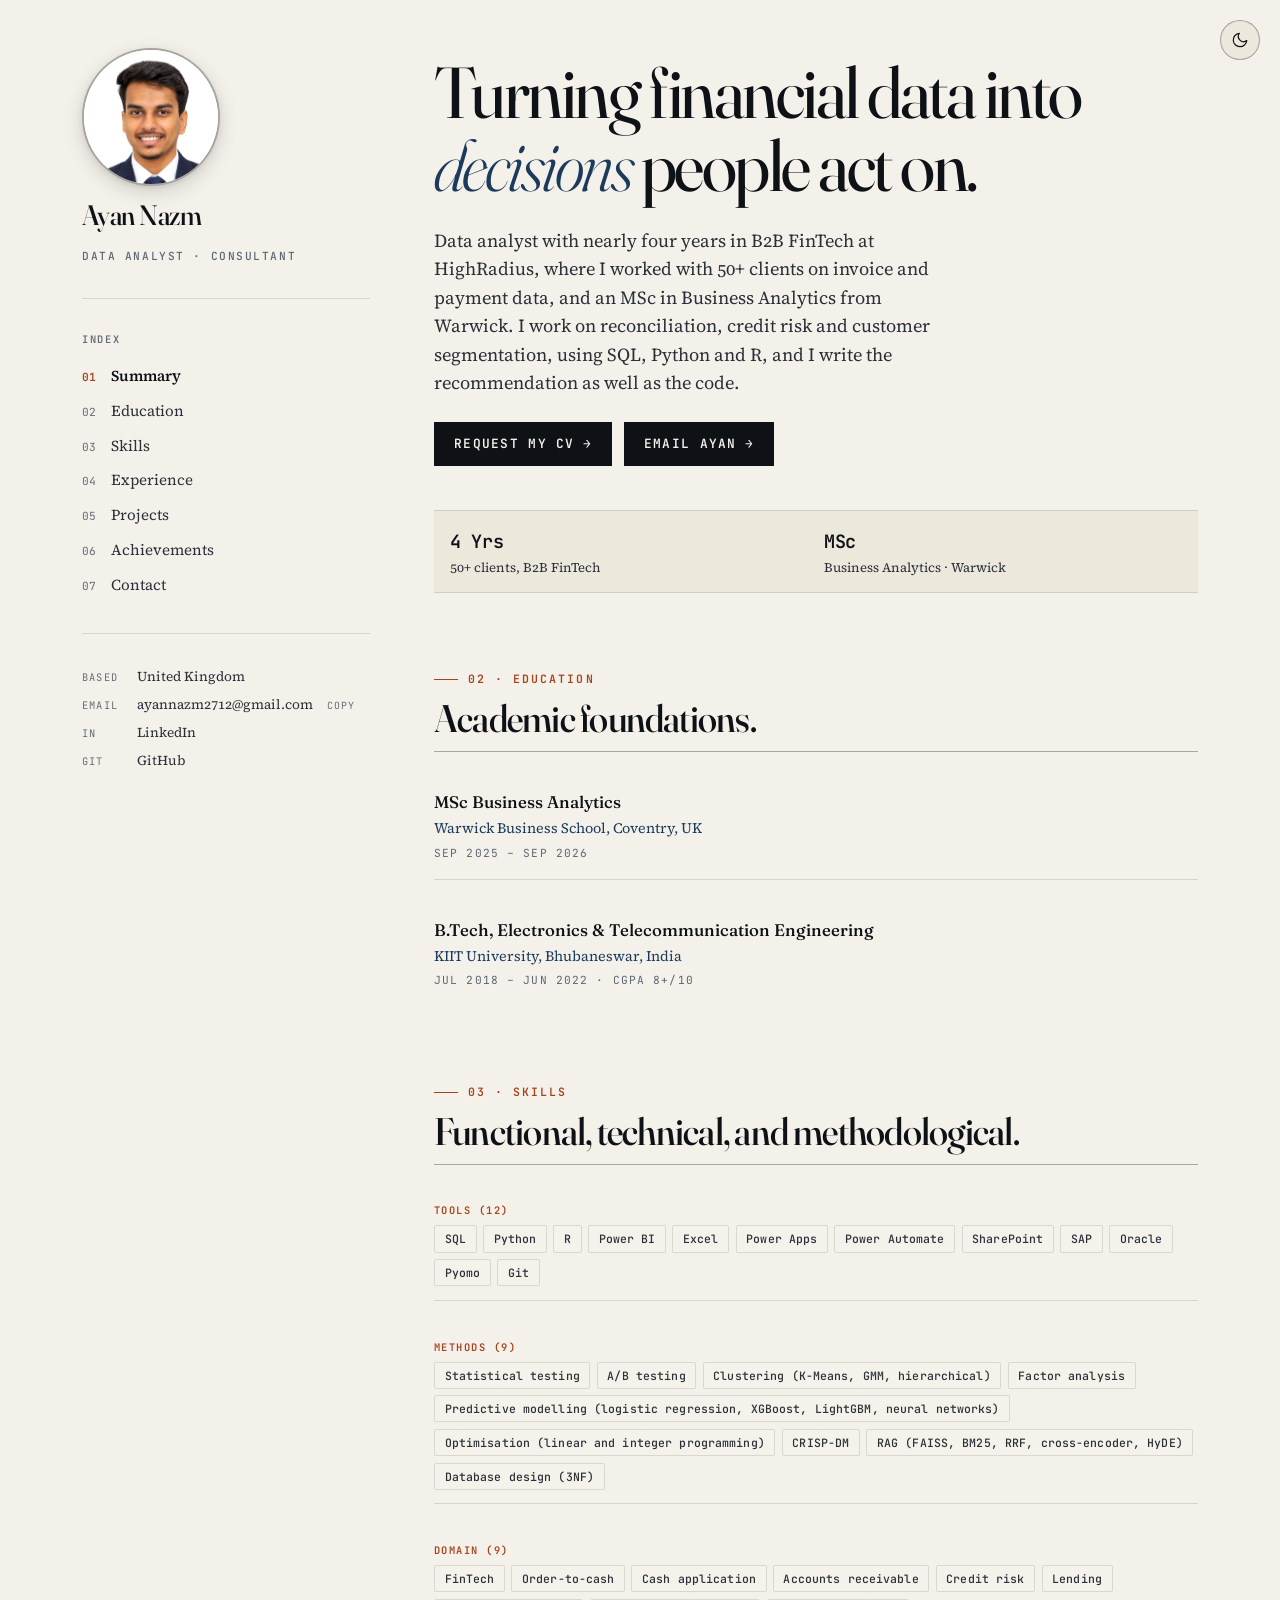
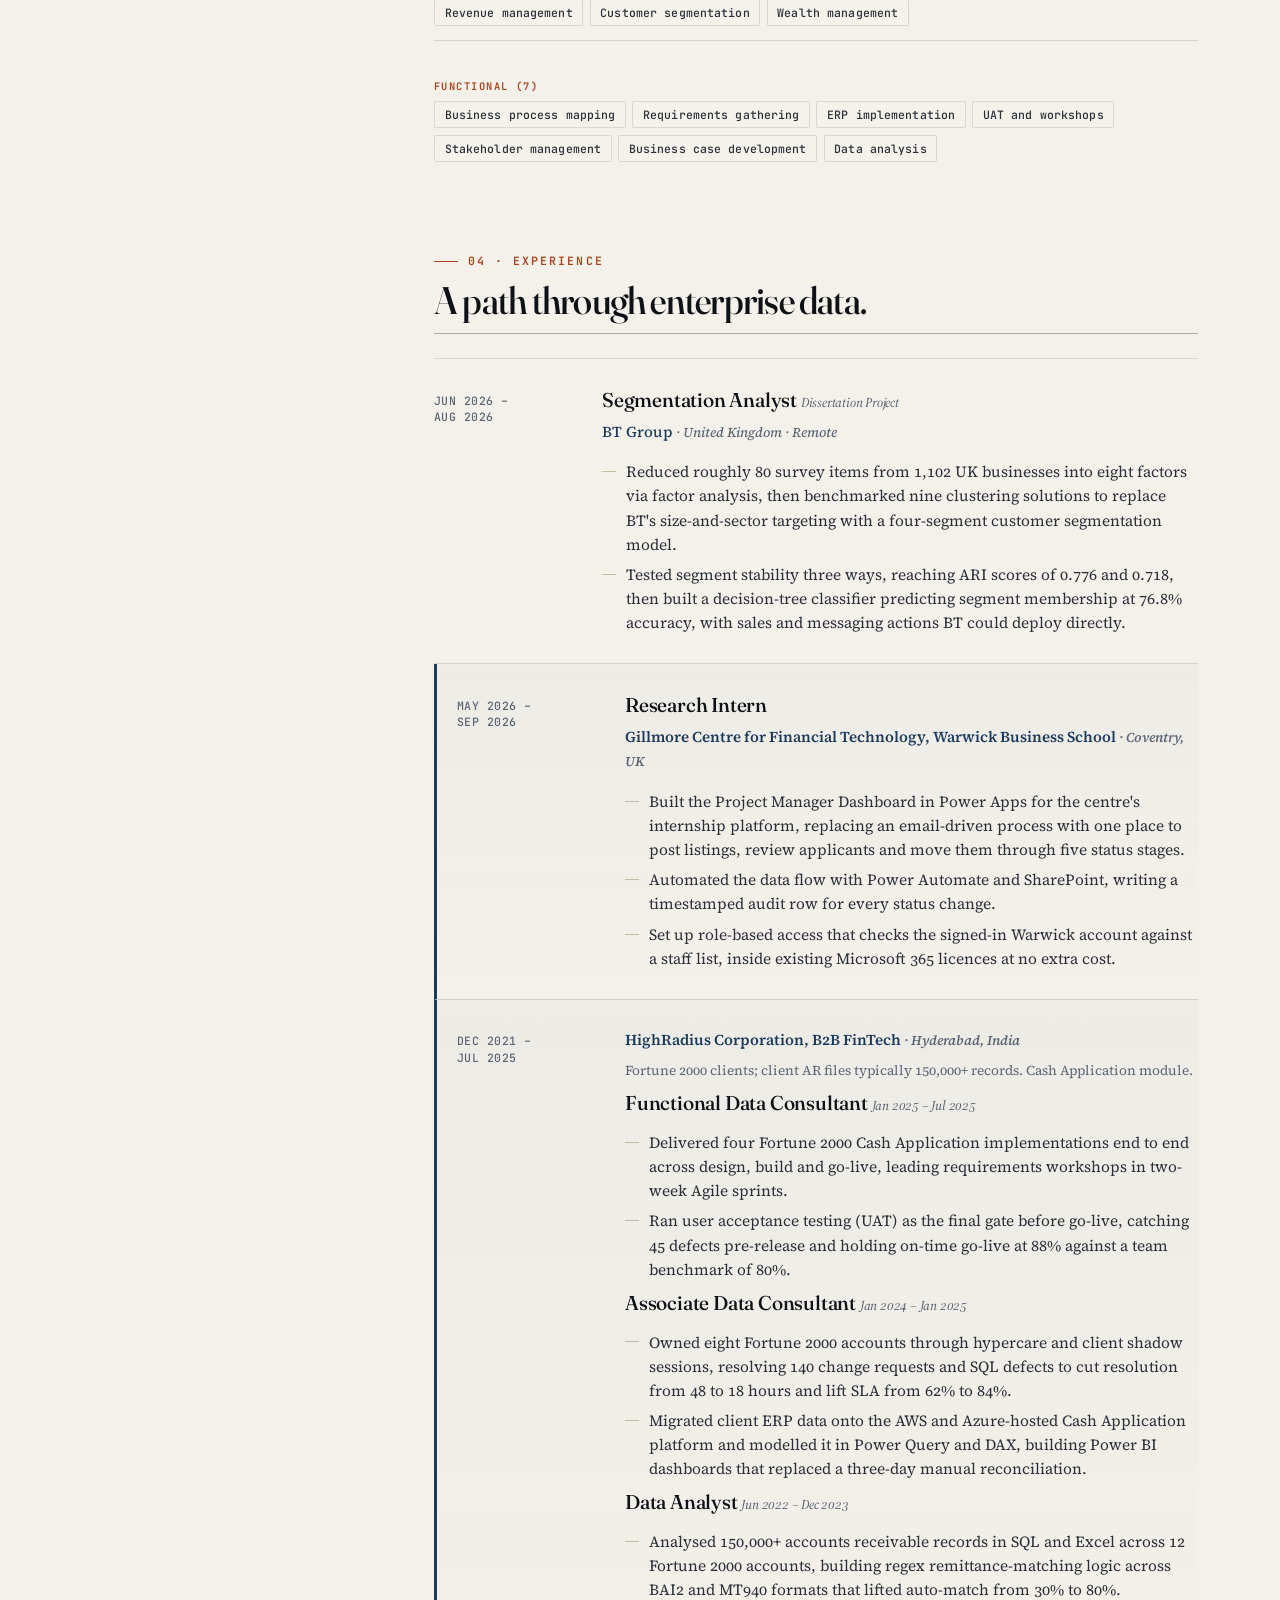
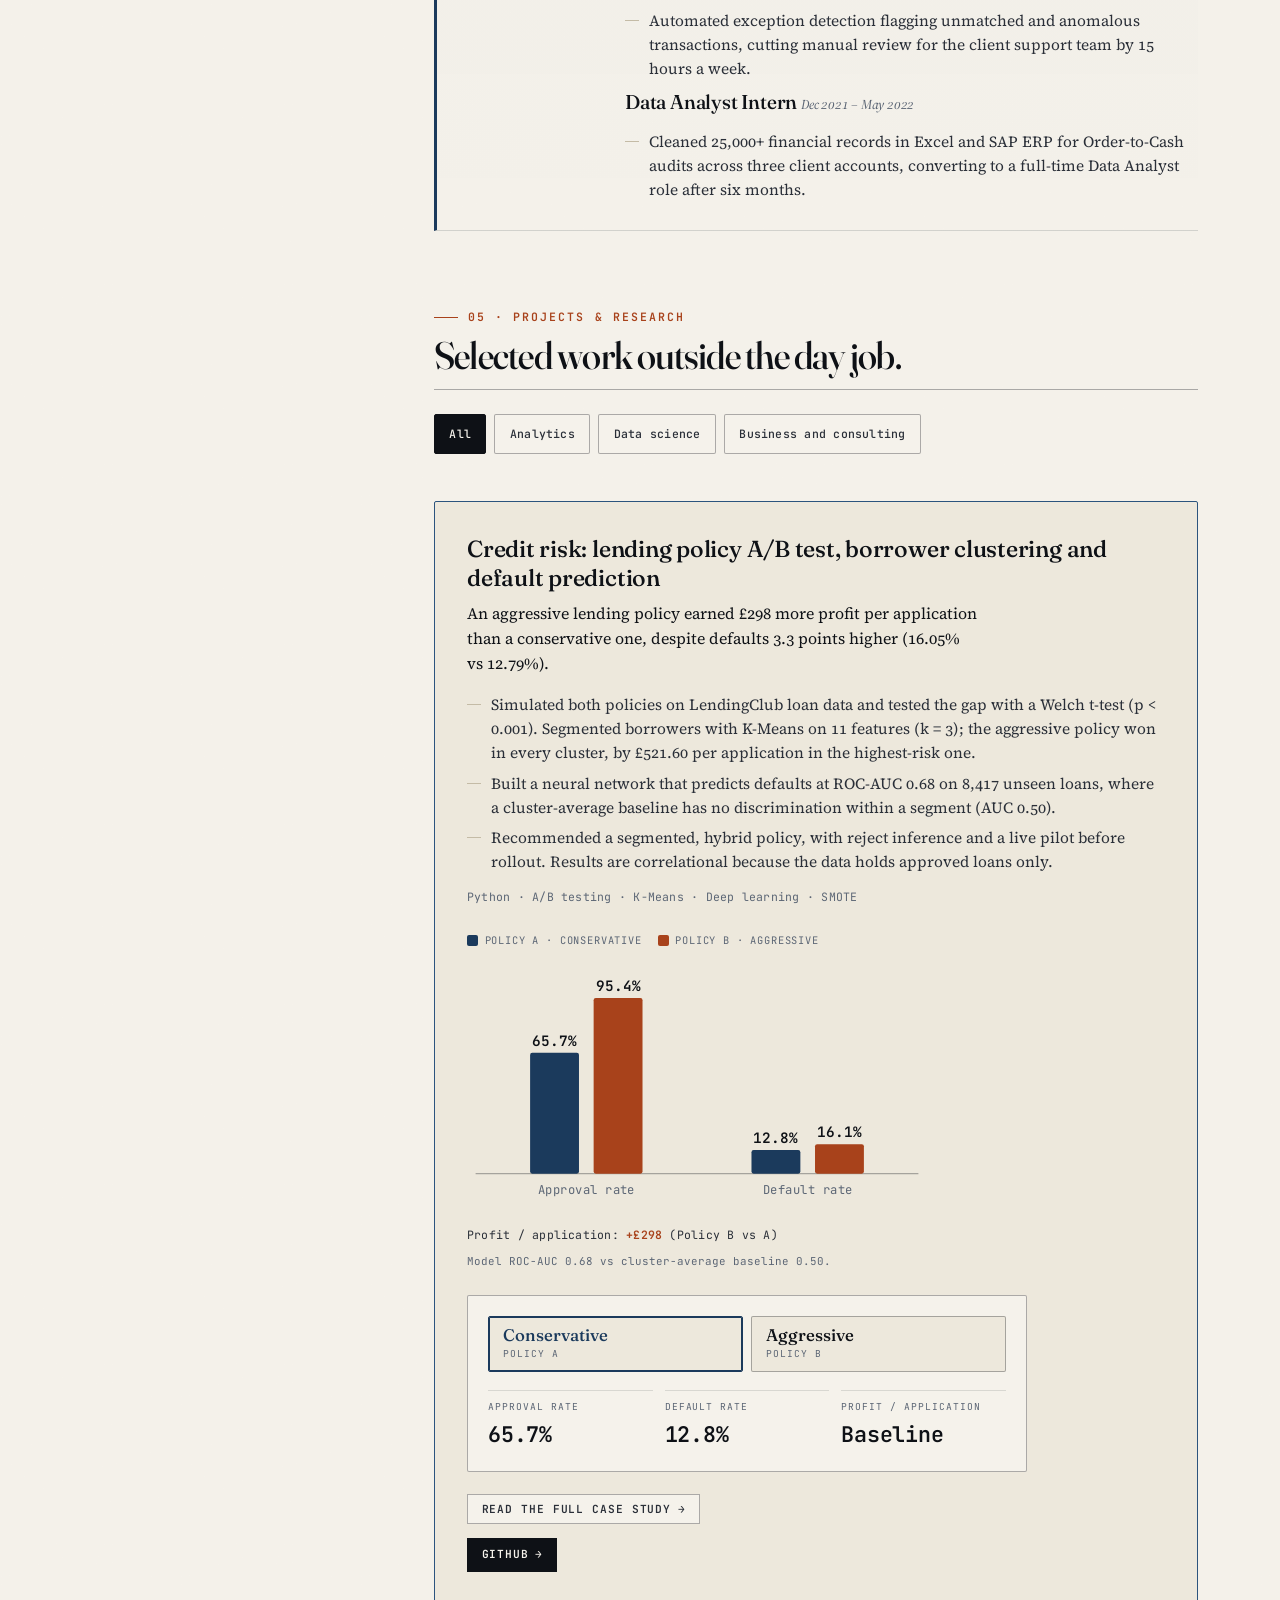
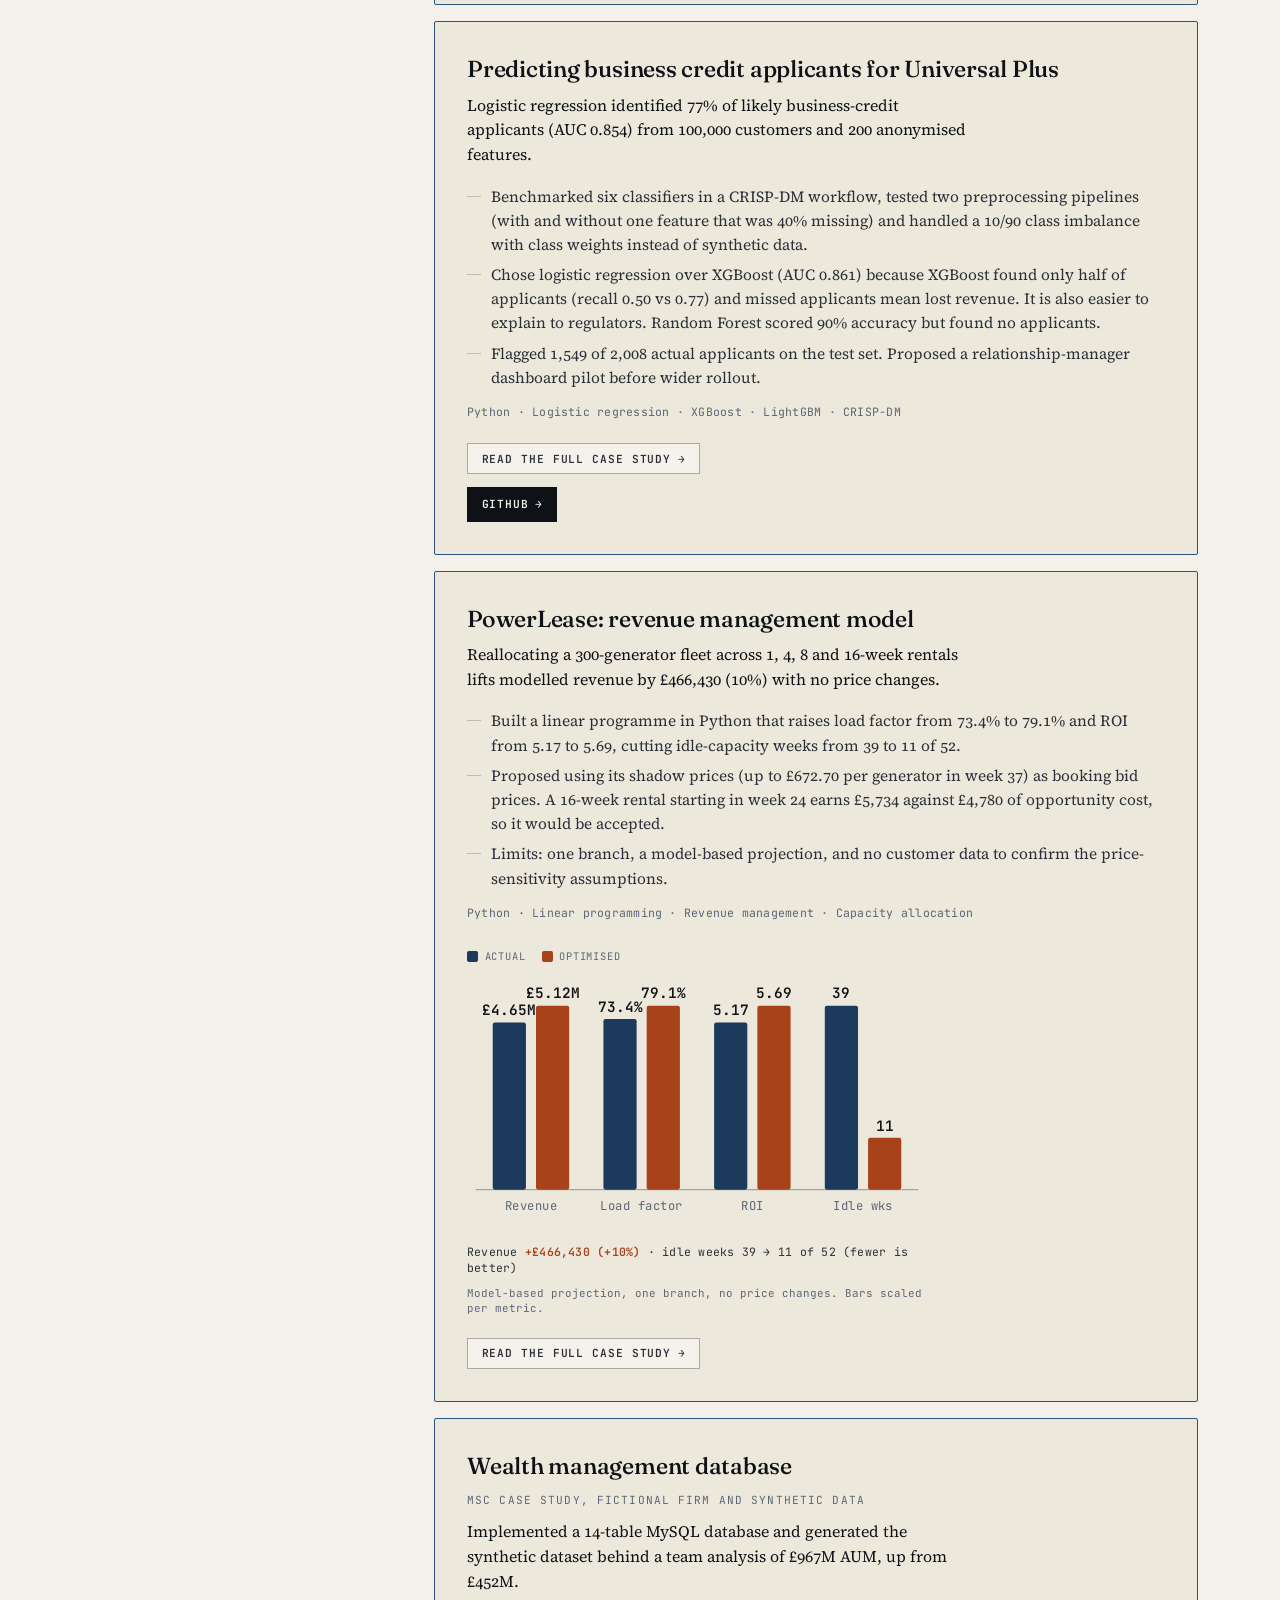
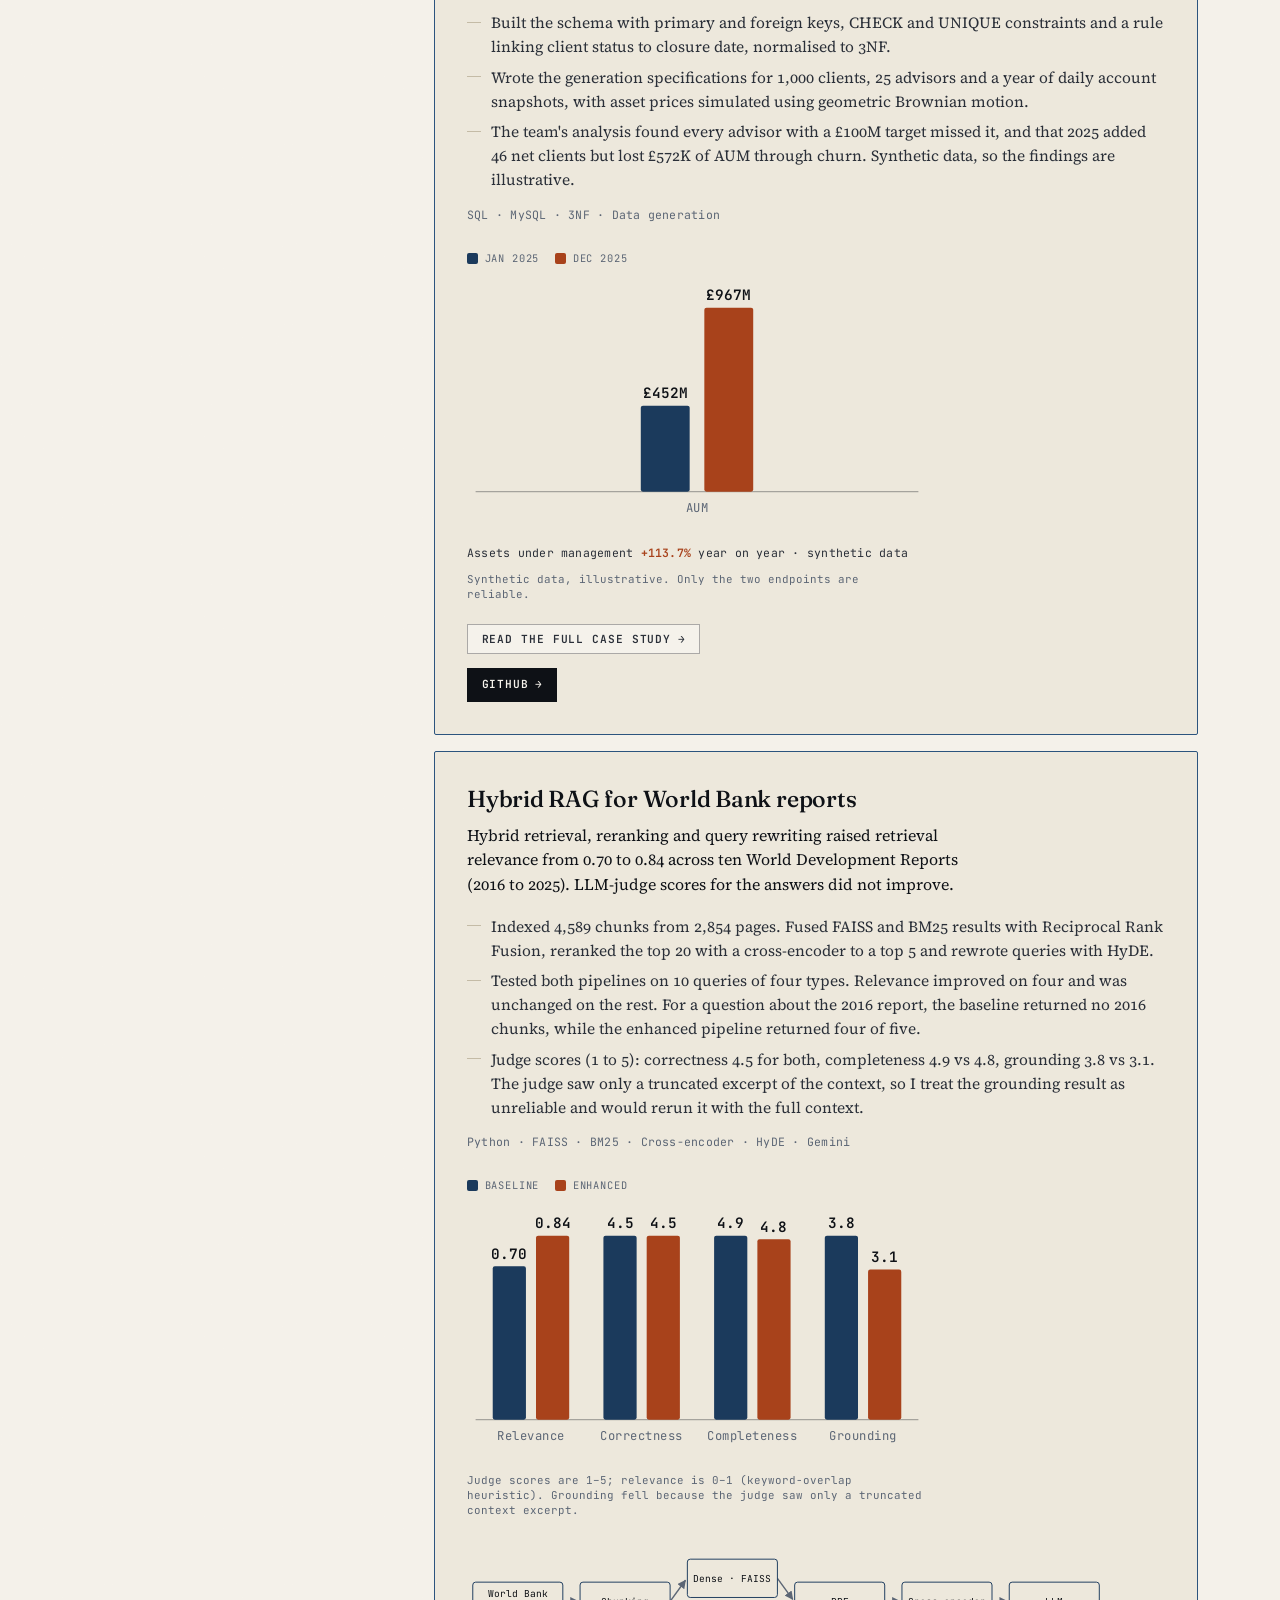
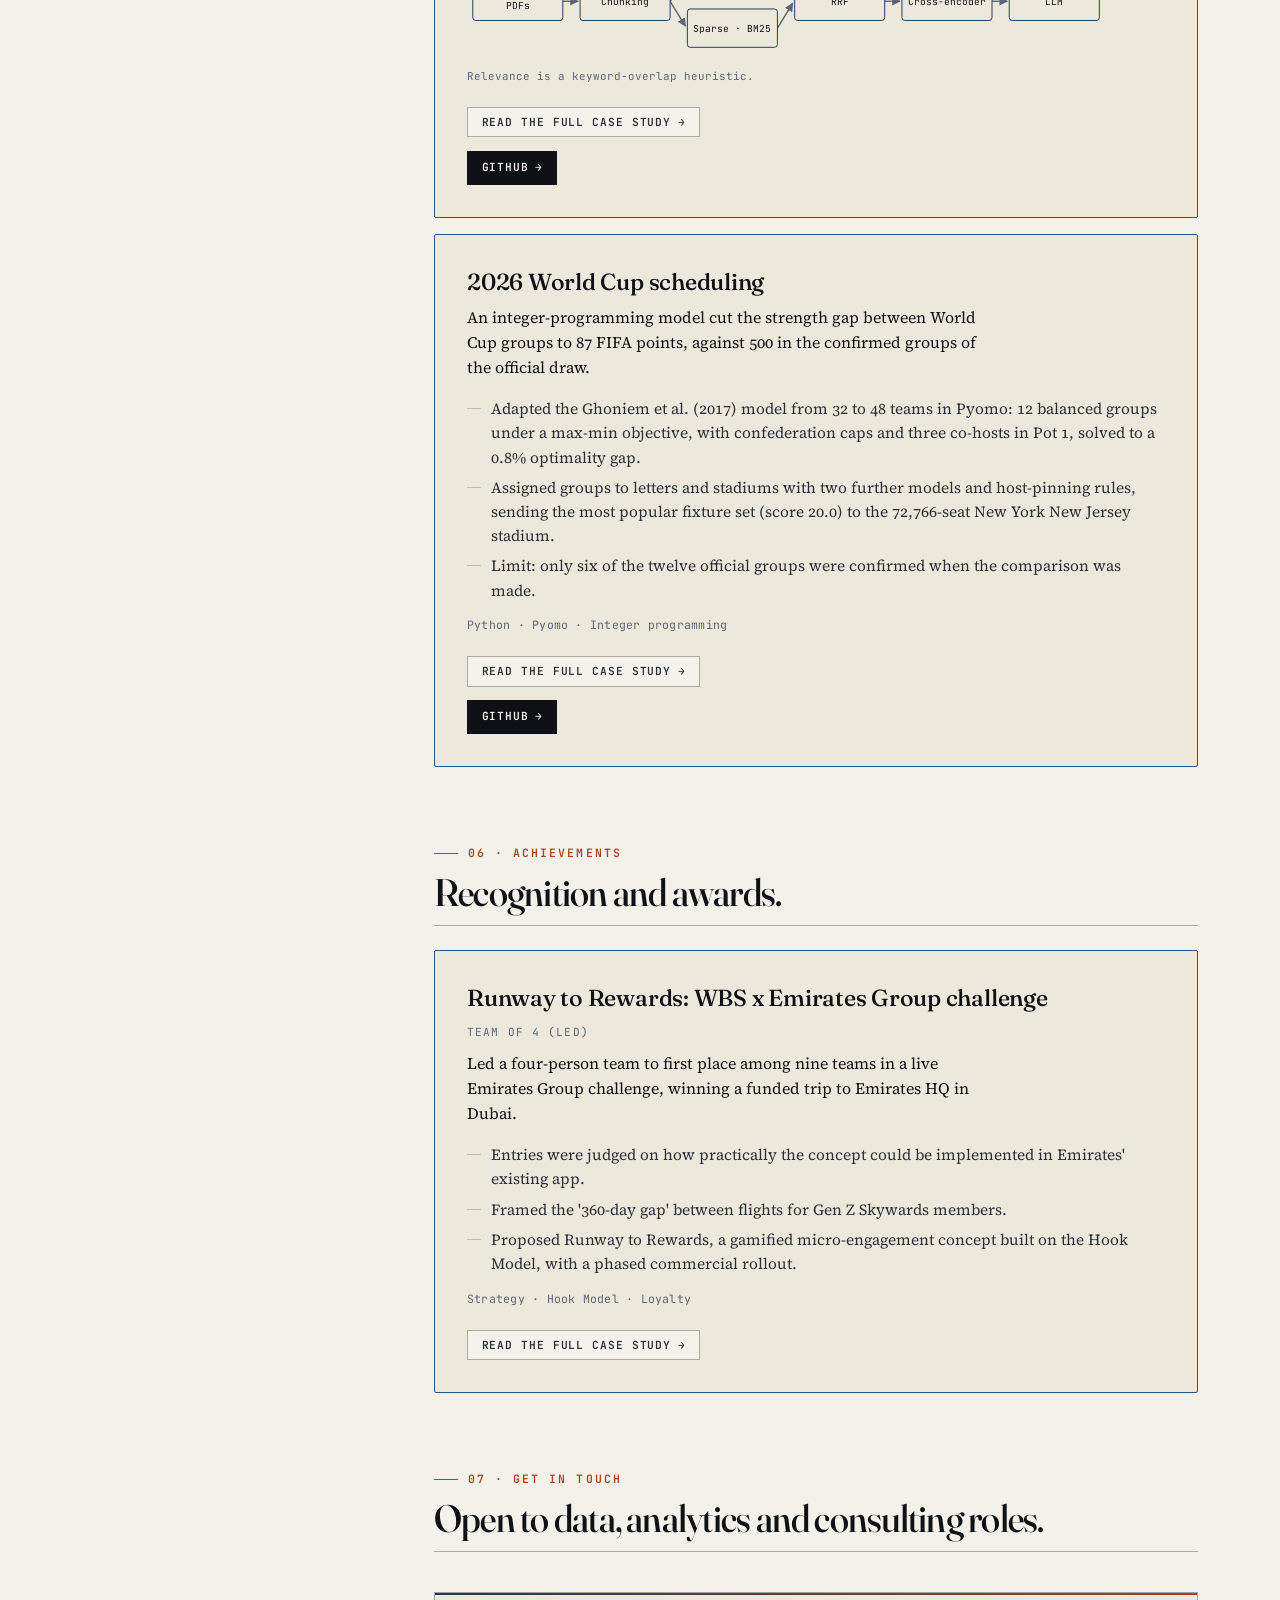
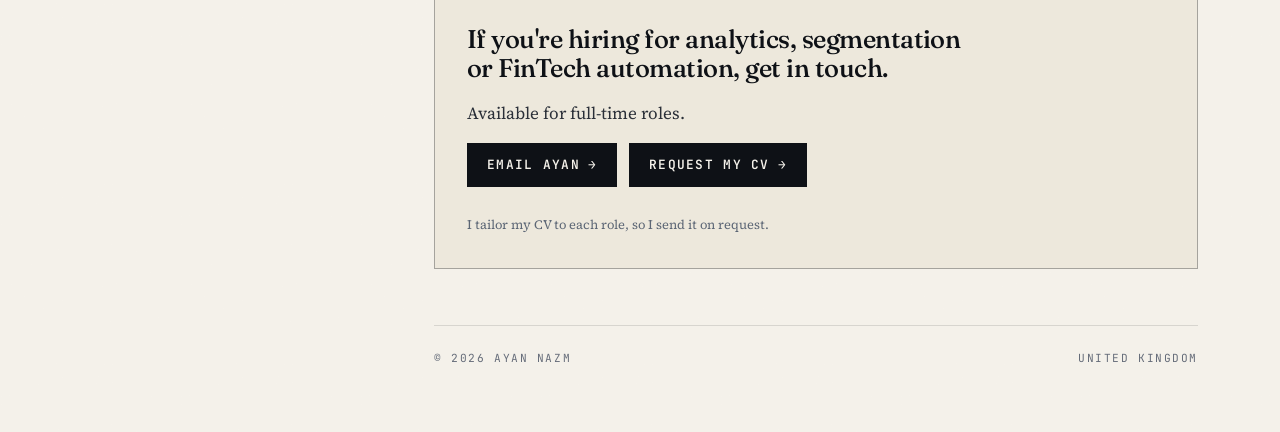
<file: index.html>
﻿<!DOCTYPE html>
<html lang="en">
<head>
<meta charset="UTF-8">
<!-- Google Analytics 4: skipped on localhost / file:// so local dev isn't tracked -->
<script>
  (function () {
    var GA_ID = 'G-JSP3T1LDMK';
    var h = location.hostname;
    if (!h || h === 'localhost' || h === '127.0.0.1') return;
    var s = document.createElement('script');
    s.async = true;
    s.src = 'https://www.googletagmanager.com/gtag/js?id=' + GA_ID;
    document.head.appendChild(s);
    window.dataLayer = window.dataLayer || [];
    window.gtag = function () { dataLayer.push(arguments); };
    gtag('js', new Date());
    gtag('config', GA_ID);
  })();
</script>
<meta name="viewport" content="width=device-width, initial-scale=1.0">
<title>Ayan Nazm — Data Analyst &amp; Consultant</title>
<link rel="icon" href="favicon.svg" type="image/svg+xml">
<link rel="manifest" href="site.webmanifest">
<meta name="theme-color" media="(prefers-color-scheme: light)" content="#F5F2EB">
<meta name="theme-color" media="(prefers-color-scheme: dark)" content="#0E1116">
<link rel="preload" as="image" href="assets/ayan-nazm.webp" fetchpriority="high">
<link rel="canonical" href="https://ayannazm17.github.io/Portfolio/">
<!-- TODO (favicon PNG fallbacks): SVG favicons cover modern browsers; for older ones and iOS home-screen, rasterise favicon.svg to favicon-32.png / favicon-180.png and add <link rel="apple-touch-icon" href="favicon-180.png"> plus a 32px icon entry in site.webmanifest. -->

<meta name="description" content="Data analyst with nearly four years in B2B FinTech (HighRadius) and an MSc in Business Analytics from Warwick. SQL, Python, R, Power BI.">
<meta property="og:type" content="website">
<meta property="og:url" content="https://ayannazm17.github.io/Portfolio/">
<meta property="og:title" content="Ayan Nazm — Data Analyst &amp; Consultant">
<meta property="og:description" content="Data analyst with nearly four years in B2B FinTech (HighRadius) and an MSc in Business Analytics from Warwick. SQL, Python, R, Power BI.">
<meta property="og:image" content="https://ayannazm17.github.io/Portfolio/assets/ayan-nazm.webp">
<meta property="og:image:width" content="1100">
<meta property="og:image:height" content="1429">
<meta property="og:image:alt" content="Portrait of Ayan Nazm">
<meta name="twitter:card" content="summary">
<meta name="twitter:title" content="Ayan Nazm — Data Analyst &amp; Consultant">
<meta name="twitter:description" content="Data analyst with nearly four years in B2B FinTech (HighRadius) and an MSc in Business Analytics from Warwick. SQL, Python, R, Power BI.">
<meta name="twitter:image" content="https://ayannazm17.github.io/Portfolio/assets/ayan-nazm.webp">
<meta name="twitter:image:alt" content="Portrait of Ayan Nazm">
<script type="application/ld+json">
{
  "@context": "https://schema.org",
  "@type": "Person",
  "name": "Ayan Nazm",
  "jobTitle": "Data Analyst & Consultant",
  "url": "https://ayannazm17.github.io/Portfolio/",
  "image": "https://ayannazm17.github.io/Portfolio/assets/ayan-nazm.webp",
  "alumniOf": [
    {
      "@type": "EducationalOrganization",
      "name": "Warwick Business School, University of Warwick"
    },
    {
      "@type": "EducationalOrganization",
      "name": "KIIT University"
    }
  ],
  "knowsAbout": [
    "Data Analytics",
    "B2B Customer Segmentation",
    "Statistical Modelling",
    "Machine Learning",
    "SQL",
    "Python",
    "R",
    "Power BI",
    "ERP Automation"
  ],
  "sameAs": [
    "https://github.com/ayannazm17",
    "https://linkedin.com/in/ayannazm"
  ]
}
</script>
<link rel="preconnect" href="https://fonts.googleapis.com">
<link rel="preconnect" href="https://fonts.gstatic.com" crossorigin>
<link href="https://fonts.googleapis.com/css2?family=Fraunces:opsz,wght@9..144,300;9..144,400;9..144,500;9..144,600;9..144,700&family=Source+Serif+4:opsz,wght@8..60,300;8..60,400;8..60,500;8..60,600&family=JetBrains+Mono:wght@400;500;600&display=swap" rel="stylesheet">
<link rel="stylesheet" href="styles.css">
<script src="main.js" defer></script>
</head>
<body>

<a class="skip-link" href="#summary">Skip to content</a>

<div class="scroll-progress" id="scrollProgress" aria-hidden="true"></div>

<button class="theme-toggle" id="themeToggle" aria-label="Toggle dark mode" title="Toggle theme">
  <svg viewBox="0 0 24 24" fill="none" stroke="currentColor" stroke-width="1.6" stroke-linecap="round" stroke-linejoin="round" aria-hidden="true">
    <circle cx="12" cy="12" r="4"></circle>
    <path d="M12 2v2M12 20v2M4.93 4.93l1.41 1.41M17.66 17.66l1.41 1.41M2 12h2M20 12h2M4.93 19.07l1.41-1.41M17.66 6.34l1.41-1.41"></path>
  </svg>
</button>

<div class="shell">

  <!-- ============ LEFT RAIL ============ -->
  <aside class="rail" aria-label="Site navigation and identity">
    <div class="brand">
      <div class="avatar-wrap">
        <img src="assets/ayan-nazm.webp" alt="Portrait of Ayan Nazm" class="avatar" width="138" height="138" decoding="async" fetchpriority="high"></div>
      <div class="monogram">Ayan Nazm</div>
      <div class="tagline">Data Analyst · Consultant</div>
    </div>

    <hr>

    <nav class="rail-nav" aria-label="Sections">
      <div class="label">Index</div>
      <a href="#summary"><span class="num">01</span> Summary</a>
      <a href="#education"><span class="num">02</span> Education</a>
      <a href="#skills"><span class="num">03</span> Skills</a>
      <a href="#experience"><span class="num">04</span> Experience</a>
      <a href="#projects"><span class="num">05</span> Projects</a>
      <a href="#achievements"><span class="num">06</span> Achievements</a>
      <a href="#contact"><span class="num">07</span> Contact</a>
    </nav>

    <hr>

    <div class="contact-list" aria-label="Contact details">
      <div class="row"><span class="k">Based</span><span class="v">United Kingdom</span></div>
      <div class="row"><span class="k">Email</span><a class="v" href="mailto:ayannazm2712@gmail.com">ayannazm2712@gmail.com</a><button type="button" class="copy-btn" data-copy="ayannazm2712@gmail.com" aria-label="Copy email address to clipboard">Copy</button></div>
      <div class="row"><span class="k">In</span><a class="v" href="https://www.linkedin.com/in/ayannazm" target="_blank" rel="noopener">LinkedIn</a></div>
      <div class="row"><span class="k">Git</span><a class="v" href="https://github.com/ayannazm17" target="_blank" rel="noopener">GitHub</a></div>
    </div>
  </aside>

  <!-- ============ MAIN COLUMN ============ -->
  <main class="main">

    <!-- 01 · Summary -->
    <section id="summary" class="hero">
      <h1>Turning financial data into <em>decisions</em> people act on.</h1>
      <p class="hero-lede">
        Data analyst with nearly four years in B2B FinTech at HighRadius, where I worked with 50+ clients
        on invoice and payment data, and an MSc in Business Analytics from Warwick. I work on reconciliation, credit risk and customer segmentation,
        using SQL, Python and R, and I write the recommendation as well as the code.
      </p>

      <div class="hero-actions" style="display:flex;gap:0.75rem;flex-wrap:wrap;align-items:center;">
        <a class="btn" href="mailto:ayannazm2712@gmail.com?subject=CV%20request&amp;body=Hi%20Ayan%2C%0A%0AI%27d%20like%20to%20request%20your%20CV.%20The%20role%20I%27m%20hiring%20for%20is%3A%20%0A%0AThanks">
          Request my CV <span class="arrow" aria-hidden="true">→</span>
        </a>
        <a class="btn" href="mailto:ayannazm2712@gmail.com">
          Email Ayan <span class="arrow" aria-hidden="true">→</span>
        </a>
      </div>

      <div class="impact-ribbon" aria-label="Quick impact stats">
        <div class="metric" aria-label="4 years, 50+ clients, B2B FinTech"><span class="val">4 Yrs</span><span class="label">50+ clients, B2B FinTech</span></div>
        <div class="metric" aria-label="MSc Business Analytics at Warwick"><span class="val">MSc</span><span class="label">Business Analytics · Warwick</span></div>
      </div>
    </section>

    <!-- 02 · Education -->
    <section id="education" aria-labelledby="edu-h">
      <header class="sec-head">
        <div class="sec-eyebrow">02 · Education</div>
        <h2 class="sec-title" id="edu-h">Academic foundations.</h2>
      </header>

      <div class="edu-item">
        <div class="deg">MSc Business Analytics</div>
        <div class="inst">Warwick Business School, Coventry, UK</div>
        <div class="when">Sep 2025 – Sep 2026</div>
      </div>

      <div class="edu-item">
        <div class="deg">B.Tech, Electronics & Telecommunication Engineering</div>
        <div class="inst">KIIT University, Bhubaneswar, India</div>
        <div class="when">Jul 2018 – Jun 2022 · CGPA 8+/10</div>
      </div>
    </section>

    <!-- 03 · Skills -->
    <section id="skills" aria-labelledby="skills-h">
      <header class="sec-head">
        <div class="sec-eyebrow">03 · Skills</div>
        <h2 class="sec-title" id="skills-h">Functional, technical, and methodological.</h2>
      </header>

      <div class="skill-group">
        <div class="k">Tools (12)</div>
        <div class="v"><span class="skill-chip">SQL</span><span class="skill-chip">Python</span><span class="skill-chip">R</span><span class="skill-chip">Power BI</span><span class="skill-chip">Excel</span><span class="skill-chip">Power Apps</span><span class="skill-chip">Power Automate</span><span class="skill-chip">SharePoint</span><span class="skill-chip">SAP</span><span class="skill-chip">Oracle</span><span class="skill-chip">Pyomo</span><span class="skill-chip">Git</span></div>
      </div>

      <div class="skill-group">
        <div class="k">Methods (9)</div>
        <div class="v"><span class="skill-chip">Statistical testing</span><span class="skill-chip">A/B testing</span><span class="skill-chip">Clustering (K-Means, GMM, hierarchical)</span><span class="skill-chip">Factor analysis</span><span class="skill-chip">Predictive modelling (logistic regression, XGBoost, LightGBM, neural networks)</span><span class="skill-chip">Optimisation (linear and integer programming)</span><span class="skill-chip">CRISP-DM</span><span class="skill-chip">RAG (FAISS, BM25, RRF, cross-encoder, HyDE)</span><span class="skill-chip">Database design (3NF)</span></div>
      </div>

      <div class="skill-group">
        <div class="k">Domain (9)</div>
        <div class="v"><span class="skill-chip">FinTech</span><span class="skill-chip">Order-to-cash</span><span class="skill-chip">Cash application</span><span class="skill-chip">Accounts receivable</span><span class="skill-chip">Credit risk</span><span class="skill-chip">Lending</span><span class="skill-chip">Revenue management</span><span class="skill-chip">Customer segmentation</span><span class="skill-chip">Wealth management</span></div>
      </div>

      <div class="skill-group">
        <div class="k">Functional (7)</div>
        <div class="v"><span class="skill-chip">Business process mapping</span><span class="skill-chip">Requirements gathering</span><span class="skill-chip">ERP implementation</span><span class="skill-chip">UAT and workshops</span><span class="skill-chip">Stakeholder management</span><span class="skill-chip">Business case development</span><span class="skill-chip">Data analysis</span></div>
      </div>
    </section>

    <!-- 04 · Experience -->
    <section id="experience" aria-labelledby="exp-h">
      <header class="sec-head">
        <div class="sec-eyebrow">04 · Experience</div>
        <h2 class="sec-title" id="exp-h">A path through enterprise data.</h2>
      </header>

      <div class="timeline">

        <article class="entry">
          <div class="when">Jun 2026 –<br>Aug 2026</div>
          <div class="body">
            <div class="role">Segmentation Analyst <span class="where">Dissertation Project</span></div>
            <div class="org">BT Group <span class="where">· United Kingdom · Remote</span></div>
            <ul>
              <li>Reduced roughly 80 survey items from 1,102 UK businesses into eight factors via factor analysis, then benchmarked nine clustering solutions to replace BT's size-and-sector targeting with a four-segment customer segmentation model.</li>
              <li>Tested segment stability three ways, reaching ARI scores of 0.776 and 0.718, then built a decision-tree classifier predicting segment membership at 76.8% accuracy, with sales and messaging actions BT could deploy directly.</li>
            </ul>
          </div>
        </article>

        <article class="entry entry--consulting">
          <div class="when">May 2026 –<br>Sep 2026</div>
          <div class="body">
            <div class="role">Research Intern</div>
            <div class="org">Gillmore Centre for Financial Technology, Warwick Business School <span class="where">· Coventry, UK</span></div>
            <ul>
              <li>Built the Project Manager Dashboard in Power Apps for the centre's internship platform, replacing an email-driven process with one place to post listings, review applicants and move them through five status stages.</li>
              <li>Automated the data flow with Power Automate and SharePoint, writing a timestamped audit row for every status change.</li>
              <li>Set up role-based access that checks the signed-in Warwick account against a staff list, inside existing Microsoft 365 licences at no extra cost.</li>
            </ul>
          </div>
        </article>

<article class="entry entry--consulting">
  <div class="when">Dec 2021 –<br>Jul 2025</div>
  <div class="body">
    <div class="org">HighRadius Corporation, B2B FinTech <span class="where">· Hyderabad, India</span></div>
    <div class="sub">Fortune 2000 clients; client AR files typically 150,000+ records. Cash Application module.</div>

    <div class="role">Functional Data Consultant <span class="where">Jan 2025 – Jul 2025</span></div>
    <ul>
      <li>Delivered four Fortune 2000 Cash Application implementations end to end across design, build and go-live, leading requirements workshops in two-week Agile sprints.</li>
      <li>Ran user acceptance testing (UAT) as the final gate before go-live, catching 45 defects pre-release and holding on-time go-live at 88% against a team benchmark of 80%.</li>
    </ul>

    <div class="role">Associate Data Consultant <span class="where">Jan 2024 – Jan 2025</span></div>
    <ul>
      <li>Owned eight Fortune 2000 accounts through hypercare and client shadow sessions, resolving 140 change requests and SQL defects to cut resolution from 48 to 18 hours and lift SLA from 62% to 84%.</li>
      <li>Migrated client ERP data onto the AWS and Azure-hosted Cash Application platform and modelled it in Power Query and DAX, building Power BI dashboards that replaced a three-day manual reconciliation.</li>
    </ul>

    <div class="role">Data Analyst <span class="where">Jun 2022 – Dec 2023</span></div>
    <ul>
      <li>Analysed 150,000+ accounts receivable records in SQL and Excel across 12 Fortune 2000 accounts, building regex remittance-matching logic across BAI2 and MT940 formats that lifted auto-match from 30% to 80%.</li>
      <li>Automated exception detection flagging unmatched and anomalous transactions, cutting manual review for the client support team by 15 hours a week.</li>
    </ul>

    <div class="role">Data Analyst Intern <span class="where">Dec 2021 – May 2022</span></div>
    <ul>
      <li>Cleaned 25,000+ financial records in Excel and SAP ERP for Order-to-Cash audits across three client accounts, converting to a full-time Data Analyst role after six months.</li>
    </ul>
  </div>
</article>

      </div>
    </section>

    <!-- 05 · Projects -->
    <section id="projects" aria-labelledby="proj-h">
      <header class="sec-head">
        <div class="sec-eyebrow">05 · Projects &amp; research</div>
        <h2 class="sec-title" id="proj-h">Selected work outside the day job.</h2>
      </header>

      <div class="filter-chips" role="group" aria-label="Filter projects by role">
        <button type="button" class="filter-chip" data-filter="all" aria-pressed="true">All</button>
        <button type="button" class="filter-chip" data-filter="analytics" aria-pressed="false">Analytics</button>
        <button type="button" class="filter-chip" data-filter="data-science" aria-pressed="false">Data science</button>
        <button type="button" class="filter-chip" data-filter="business" aria-pressed="false">Business and consulting</button>
      </div>
      <p class="filter-status" id="filterStatus" aria-live="polite"></p>

      <div class="proj-group" data-group>
        <div class="proj-grid proj-grid--featured">

          <article class="project-card" data-roles="analytics data-science business">
            <div class="project-head">
              <h3 class="title">Credit risk: lending policy A/B test, borrower clustering and default prediction</h3>
            </div>
            <p class="result">An aggressive lending policy earned £298 more profit per application than a conservative one, despite defaults 3.3 points higher (16.05% vs 12.79%).</p>
            <ul>
              <li>Simulated both policies on LendingClub loan data and tested the gap with a Welch t-test (p &lt; 0.001). Segmented borrowers with K-Means on 11 features (k = 3); the aggressive policy won in every cluster, by £521.60 per application in the highest-risk one.</li>
              <li>Built a neural network that predicts defaults at ROC-AUC 0.68 on 8,417 unseen loans, where a cluster-average baseline has no discrimination within a segment (AUC 0.50).</li>
              <li>Recommended a segmented, hybrid policy, with reject inference and a live pilot before rollout. Results are correlational because the data holds approved loans only.</li>
            </ul>
            <div class="tech">Python · A/B testing · K-Means · Deep learning · SMOTE</div>
            <div class="chart" data-chart="credit"></div>
            <div class="policy-toggle" aria-label="Lending policy explorer">
              <fieldset class="pt-switch">
                <legend class="visually-hidden">Select lending policy to compare</legend>
                <label class="pt-opt is-on">
                  <input type="radio" name="creditPolicy" value="a" checked>
                  <span class="pt-opt-main">Conservative</span>
                  <span class="pt-opt-sub">Policy A</span>
                </label>
                <label class="pt-opt">
                  <input type="radio" name="creditPolicy" value="b">
                  <span class="pt-opt-main">Aggressive</span>
                  <span class="pt-opt-sub">Policy B</span>
                </label>
              </fieldset>
              <div class="pt-readouts" aria-live="polite">
                <div class="pt-stat"><span class="pt-k">Approval rate</span><span class="pt-v" data-stat="approval">65.7%</span></div>
                <div class="pt-stat"><span class="pt-k">Default rate</span><span class="pt-v" data-stat="default">12.8%</span></div>
                <div class="pt-stat"><span class="pt-k">Profit / application</span><span class="pt-v" data-stat="profit">Baseline</span></div>
              </div>
              <div class="pt-clusters" data-clusters hidden>
                <div class="pt-clusters-head">Policy B profit / application by borrower cluster</div>
                <div class="pt-row"><span class="pt-cl">Cluster 1 · 38.6%</span><span class="pt-bar" aria-hidden="true"><span style="width:38.6%"></span></span><span class="pt-amt">£1,344.30</span></div>
                <div class="pt-row"><span class="pt-cl">Cluster 2 · 57.4%</span><span class="pt-bar" aria-hidden="true"><span style="width:57.4%"></span></span><span class="pt-amt">£151.80</span></div>
                <div class="pt-row"><span class="pt-cl">Cluster 3 · 3.99%</span><span class="pt-bar" aria-hidden="true"><span style="width:3.99%"></span></span><span class="pt-amt">profitable @ 17.6%</span></div>
              </div>
            </div>
            <button type="button" class="cs-btn" data-case="credit">Read the full case study <span aria-hidden="true">→</span></button>
            <div class="proj-links"><a class="proj-btn" href="https://github.com/ayannazm17/Credit-Risk-Analytics" target="_blank" rel="noopener">GitHub <span class="arrow" aria-hidden="true">→</span></a></div>
          </article>

          <article class="project-card" data-roles="data-science">
            <div class="project-head">
              <h3 class="title">Predicting business credit applicants for Universal Plus</h3>
            </div>
            <p class="result">Logistic regression identified 77% of likely business-credit applicants (AUC 0.854) from 100,000 customers and 200 anonymised features.</p>
            <ul>
              <li>Benchmarked six classifiers in a CRISP-DM workflow, tested two preprocessing pipelines (with and without one feature that was 40% missing) and handled a 10/90 class imbalance with class weights instead of synthetic data.</li>
              <li>Chose logistic regression over XGBoost (AUC 0.861) because XGBoost found only half of applicants (recall 0.50 vs 0.77) and missed applicants mean lost revenue. It is also easier to explain to regulators. Random Forest scored 90% accuracy but found no applicants.</li>
              <li>Flagged 1,549 of 2,008 actual applicants on the test set. Proposed a relationship-manager dashboard pilot before wider rollout.</li>
            </ul>
            <div class="tech">Python · Logistic regression · XGBoost · LightGBM · CRISP-DM</div>
            <button type="button" class="cs-btn" data-case="universal">Read the full case study <span aria-hidden="true">→</span></button>
            <div class="proj-links"><a class="proj-btn" href="https://github.com/ayannazm17/Predictive-Analytics-for-Business-Lending" target="_blank" rel="noopener">GitHub <span class="arrow" aria-hidden="true">→</span></a></div>
          </article>

          <article class="project-card" data-roles="business analytics">
            <div class="project-head">
              <h3 class="title">PowerLease: revenue management model</h3>
            </div>
            <p class="result">Reallocating a 300-generator fleet across 1, 4, 8 and 16-week rentals lifts modelled revenue by £466,430 (10%) with no price changes.</p>
            <ul>
              <li>Built a linear programme in Python that raises load factor from 73.4% to 79.1% and ROI from 5.17 to 5.69, cutting idle-capacity weeks from 39 to 11 of 52.</li>
              <li>Proposed using its shadow prices (up to £672.70 per generator in week 37) as booking bid prices. A 16-week rental starting in week 24 earns £5,734 against £4,780 of opportunity cost, so it would be accepted.</li>
              <li>Limits: one branch, a model-based projection, and no customer data to confirm the price-sensitivity assumptions.</li>
            </ul>
            <div class="tech">Python · Linear programming · Revenue management · Capacity allocation</div>
            <div class="chart" data-chart="powerlease"></div>
            <button type="button" class="cs-btn" data-case="powerlease">Read the full case study <span aria-hidden="true">→</span></button>
          </article>

          <article class="project-card" data-roles="analytics business">
            <div class="project-head">
              <h3 class="title">Wealth management database</h3>
              <div class="when">MSc case study, fictional firm and synthetic data</div>
            </div>
            <p class="result">Implemented a 14-table MySQL database and generated the synthetic dataset behind a team analysis of £967M AUM, up from £452M.</p>
            <ul>
              <li>Built the schema with primary and foreign keys, CHECK and UNIQUE constraints and a rule linking client status to closure date, normalised to 3NF.</li>
              <li>Wrote the generation specifications for 1,000 clients, 25 advisors and a year of daily account snapshots, with asset prices simulated using geometric Brownian motion.</li>
              <li>The team's analysis found every advisor with a £100M target missed it, and that 2025 added 46 net clients but lost £572K of AUM through churn. Synthetic data, so the findings are illustrative.</li>
            </ul>
            <div class="tech">SQL · MySQL · 3NF · Data generation</div>
            <div class="chart" data-chart="wealth"></div>
            <button type="button" class="cs-btn" data-case="wealth">Read the full case study <span aria-hidden="true">→</span></button>
            <div class="proj-links"><a class="proj-btn" href="https://github.com/ayannazm17/Wealth_Management_Database" target="_blank" rel="noopener">GitHub <span class="arrow" aria-hidden="true">→</span></a></div>
          </article>

          <article class="project-card" data-roles="data-science">
            <div class="project-head">
              <h3 class="title">Hybrid RAG for World Bank reports</h3>
            </div>
            <p class="result">Hybrid retrieval, reranking and query rewriting raised retrieval relevance from 0.70 to 0.84 across ten World Development Reports (2016 to 2025). LLM-judge scores for the answers did not improve.</p>
            <ul>
              <li>Indexed 4,589 chunks from 2,854 pages. Fused FAISS and BM25 results with Reciprocal Rank Fusion, reranked the top 20 with a cross-encoder to a top 5 and rewrote queries with HyDE.</li>
              <li>Tested both pipelines on 10 queries of four types. Relevance improved on four and was unchanged on the rest. For a question about the 2016 report, the baseline returned no 2016 chunks, while the enhanced pipeline returned four of five.</li>
              <li>Judge scores (1 to 5): correctness 4.5 for both, completeness 4.9 vs 4.8, grounding 3.8 vs 3.1. The judge saw only a truncated excerpt of the context, so I treat the grounding result as unreliable and would rerun it with the full context.</li>
            </ul>
            <div class="tech">Python · FAISS · BM25 · Cross-encoder · HyDE · Gemini</div>
            <div class="chart" data-chart="rag"></div>
            <div class="flow" role="img" aria-label="Pipeline: World Bank PDFs, then chunking, then dense FAISS and sparse BM25 retrieval in parallel, merged by RRF, then a cross-encoder reranker, then the LLM.">
              <svg viewBox="0 0 668 128" preserveAspectRatio="xMidYMid meet">
                <defs><marker id="arrowR" markerWidth="7" markerHeight="7" refX="5.5" refY="3" orient="auto"><path d="M0,0 L6,3 L0,6 Z" class="edge-h"/></marker></defs>
                <line class="edge" x1="100" y1="64" x2="116" y2="64" marker-end="url(#arrowR)"/>
                <line class="edge" x1="212" y1="64" x2="228" y2="42" marker-end="url(#arrowR)"/>
                <line class="edge" x1="212" y1="64" x2="228" y2="90" marker-end="url(#arrowR)"/>
                <line class="edge" x1="324" y1="40" x2="340" y2="62" marker-end="url(#arrowR)"/>
                <line class="edge" x1="324" y1="92" x2="340" y2="66" marker-end="url(#arrowR)"/>
                <line class="edge" x1="436" y1="64" x2="452" y2="64" marker-end="url(#arrowR)"/>
                <line class="edge" x1="548" y1="64" x2="564" y2="64" marker-end="url(#arrowR)"/>
                <rect class="node" x="6" y="44" width="94" height="40" rx="3"/>
                <text class="node-t" x="53" y="59" text-anchor="middle">World Bank</text>
                <text class="node-t" x="53" y="72" text-anchor="middle">PDFs</text>
                <rect class="node" x="118" y="44" width="94" height="40" rx="3"/>
                <text class="node-t" x="165" y="64" text-anchor="middle" dominant-baseline="central">Chunking</text>
                <rect class="node" x="230" y="20" width="94" height="40" rx="3"/>
                <text class="node-t" x="277" y="40" text-anchor="middle" dominant-baseline="central">Dense · FAISS</text>
                <rect class="node" x="230" y="72" width="94" height="40" rx="3"/>
                <text class="node-t" x="277" y="92" text-anchor="middle" dominant-baseline="central">Sparse · BM25</text>
                <rect class="node" x="342" y="44" width="94" height="40" rx="3"/>
                <text class="node-t" x="389" y="64" text-anchor="middle" dominant-baseline="central">RRF</text>
                <rect class="node" x="454" y="44" width="94" height="40" rx="3"/>
                <text class="node-t" x="501" y="64" text-anchor="middle" dominant-baseline="central">Cross-encoder</text>
                <rect class="node" x="566" y="44" width="94" height="40" rx="3"/>
                <text class="node-t" x="613" y="64" text-anchor="middle" dominant-baseline="central">LLM</text>
              </svg>
            </div>
            <p class="caption">Relevance is a keyword-overlap heuristic.</p>
            <button type="button" class="cs-btn" data-case="rag">Read the full case study <span aria-hidden="true">→</span></button>
            <div class="proj-links"><a class="proj-btn" href="https://github.com/ayannazm17/Hybrid-RAG-System-for-the-World-Bank-World-Development-Reports" target="_blank" rel="noopener">GitHub <span class="arrow" aria-hidden="true">→</span></a></div>
          </article>

          <article class="project-card" data-roles="data-science business">
            <div class="project-head">
              <h3 class="title">2026 World Cup scheduling</h3>
            </div>
            <p class="result">An integer-programming model cut the strength gap between World Cup groups to 87 FIFA points, against 500 in the confirmed groups of the official draw.</p>
            <ul>
              <li>Adapted the Ghoniem et al. (2017) model from 32 to 48 teams in Pyomo: 12 balanced groups under a max-min objective, with confederation caps and three co-hosts in Pot 1, solved to a 0.8% optimality gap.</li>
              <li>Assigned groups to letters and stadiums with two further models and host-pinning rules, sending the most popular fixture set (score 20.0) to the 72,766-seat New York New Jersey stadium.</li>
              <li>Limit: only six of the twelve official groups were confirmed when the comparison was made.</li>
            </ul>
            <div class="tech">Python · Pyomo · Integer programming</div>
            <button type="button" class="cs-btn" data-case="worldcup">Read the full case study <span aria-hidden="true">→</span></button>
            <div class="proj-links"><a class="proj-btn" href="https://github.com/ayannazm17/2026-FIFA-World-Cup-Analytics-Group-Fixtures" target="_blank" rel="noopener">GitHub <span class="arrow" aria-hidden="true">→</span></a></div>
          </article>

        </div>
      </div>
    </section>

    <!-- 06 · Achievements -->
    <section id="achievements" aria-labelledby="ach-h">
      <header class="sec-head">
        <div class="sec-eyebrow">06 · Achievements</div>
        <h2 class="sec-title" id="ach-h">Recognition and awards.</h2>
      </header>

      <div class="proj-group" data-group>
        <div class="proj-grid proj-grid--featured">
          <article class="project-card">
            <div class="project-head">
              <h3 class="title">Runway to Rewards: WBS x Emirates Group challenge</h3>
              <div class="when">Team of 4 (led)</div>
            </div>
            <p class="result">Led a four-person team to first place among nine teams in a live Emirates Group challenge, winning a funded trip to Emirates HQ in Dubai.</p>
            <ul>
              <li>Entries were judged on how practically the concept could be implemented in Emirates' existing app.</li>
              <li>Framed the '360-day gap' between flights for Gen Z Skywards members.</li>
              <li>Proposed Runway to Rewards, a gamified micro-engagement concept built on the Hook Model, with a phased commercial rollout.</li>
            </ul>
            <div class="tech">Strategy · Hook Model · Loyalty</div>
            <button type="button" class="cs-btn" data-case="emirates">Read the full case study <span aria-hidden="true">→</span></button>
          </article>
        </div>
      </div>
    </section>

    <!-- 07 · Contact -->
    <section id="contact" aria-labelledby="contact-h">
      <header class="sec-head">
        <div class="sec-eyebrow">07 · Get in touch</div>
        <h2 class="sec-title" id="contact-h">Open to data, analytics and consulting roles.</h2>
      </header>

      <div class="cta">
        <h3>If you're hiring for analytics, segmentation or FinTech automation, get in touch.</h3>
        <p>Available for full-time roles.</p>
        <div style="display:flex;gap:0.75rem;flex-wrap:wrap;align-items:center;">
          <a class="btn" href="mailto:ayannazm2712@gmail.com">
            Email Ayan <span class="arrow" aria-hidden="true">→</span>
          </a>
          <a class="btn" href="mailto:ayannazm2712@gmail.com?subject=CV%20request&amp;body=Hi%20Ayan%2C%0A%0AI%27d%20like%20to%20request%20your%20CV.%20The%20role%20I%27m%20hiring%20for%20is%3A%20%0A%0AThanks">
            Request my CV <span class="arrow" aria-hidden="true">→</span>
          </a>
        </div>
        <p style="font-size:0.8rem;color:var(--slate);margin-top:0.75rem;">I tailor my CV to each role, so I send it on request.</p>
      </div>

      <footer>
        <span>© 2026 Ayan Nazm</span>
        <span>United Kingdom</span>
      </footer>
    </section>

  </main>
</div>

<dialog class="cmdk" id="cmdk" aria-label="Command palette">
  <input type="text" class="cmdk-input" id="cmdkInput" placeholder="Jump to a section, or type a command…" role="combobox" aria-expanded="true" aria-controls="cmdkList" aria-autocomplete="list" autocomplete="off" spellcheck="false">
  <ul class="cmdk-list" id="cmdkList" role="listbox" aria-label="Commands"></ul>
</dialog>

<dialog class="cs-modal" id="caseModal" aria-labelledby="csTitle">
  <div class="cs-inner">
    <div class="cs-head">
      <h3 id="csTitle"></h3>
      <button type="button" class="cs-close" id="csClose" aria-label="Close case study">✕</button>
    </div>
    <div class="cs-body" id="csBody"></div>
  </div>
</dialog>

</body>
</html>
</file>
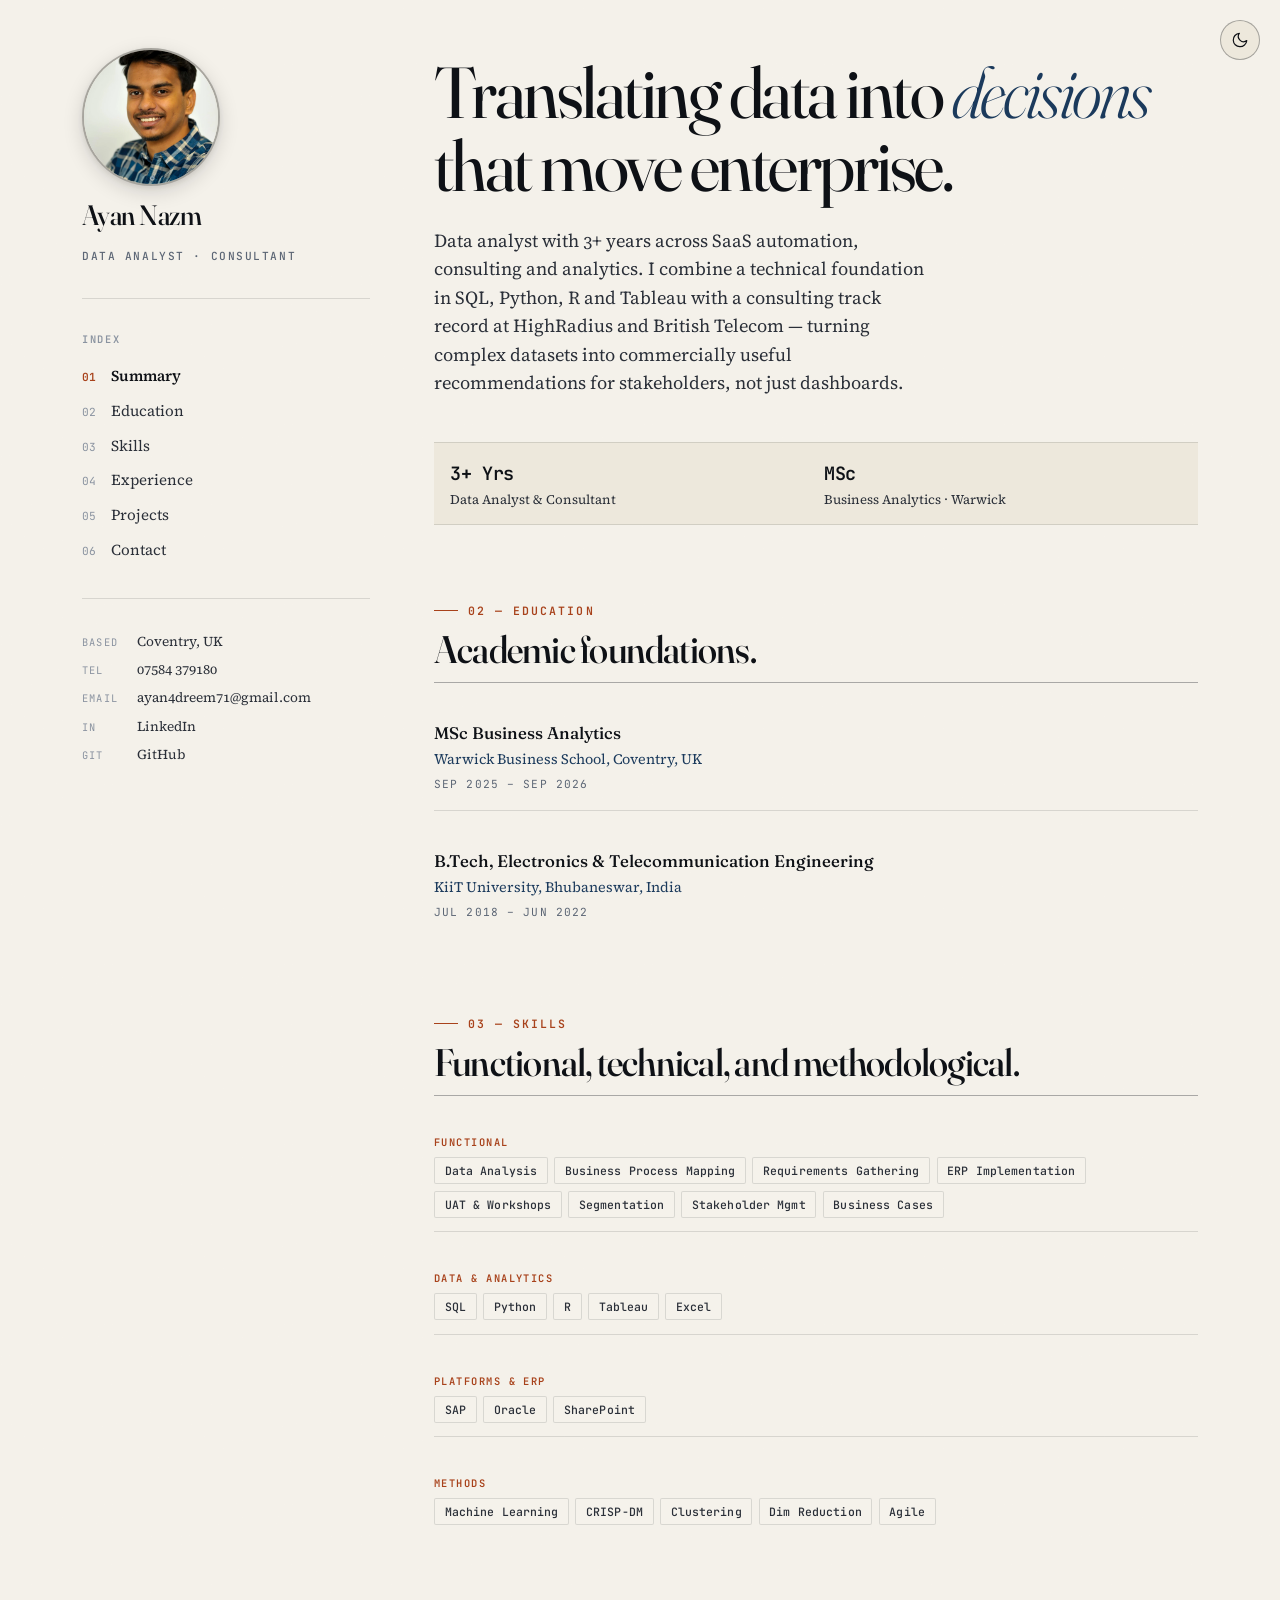
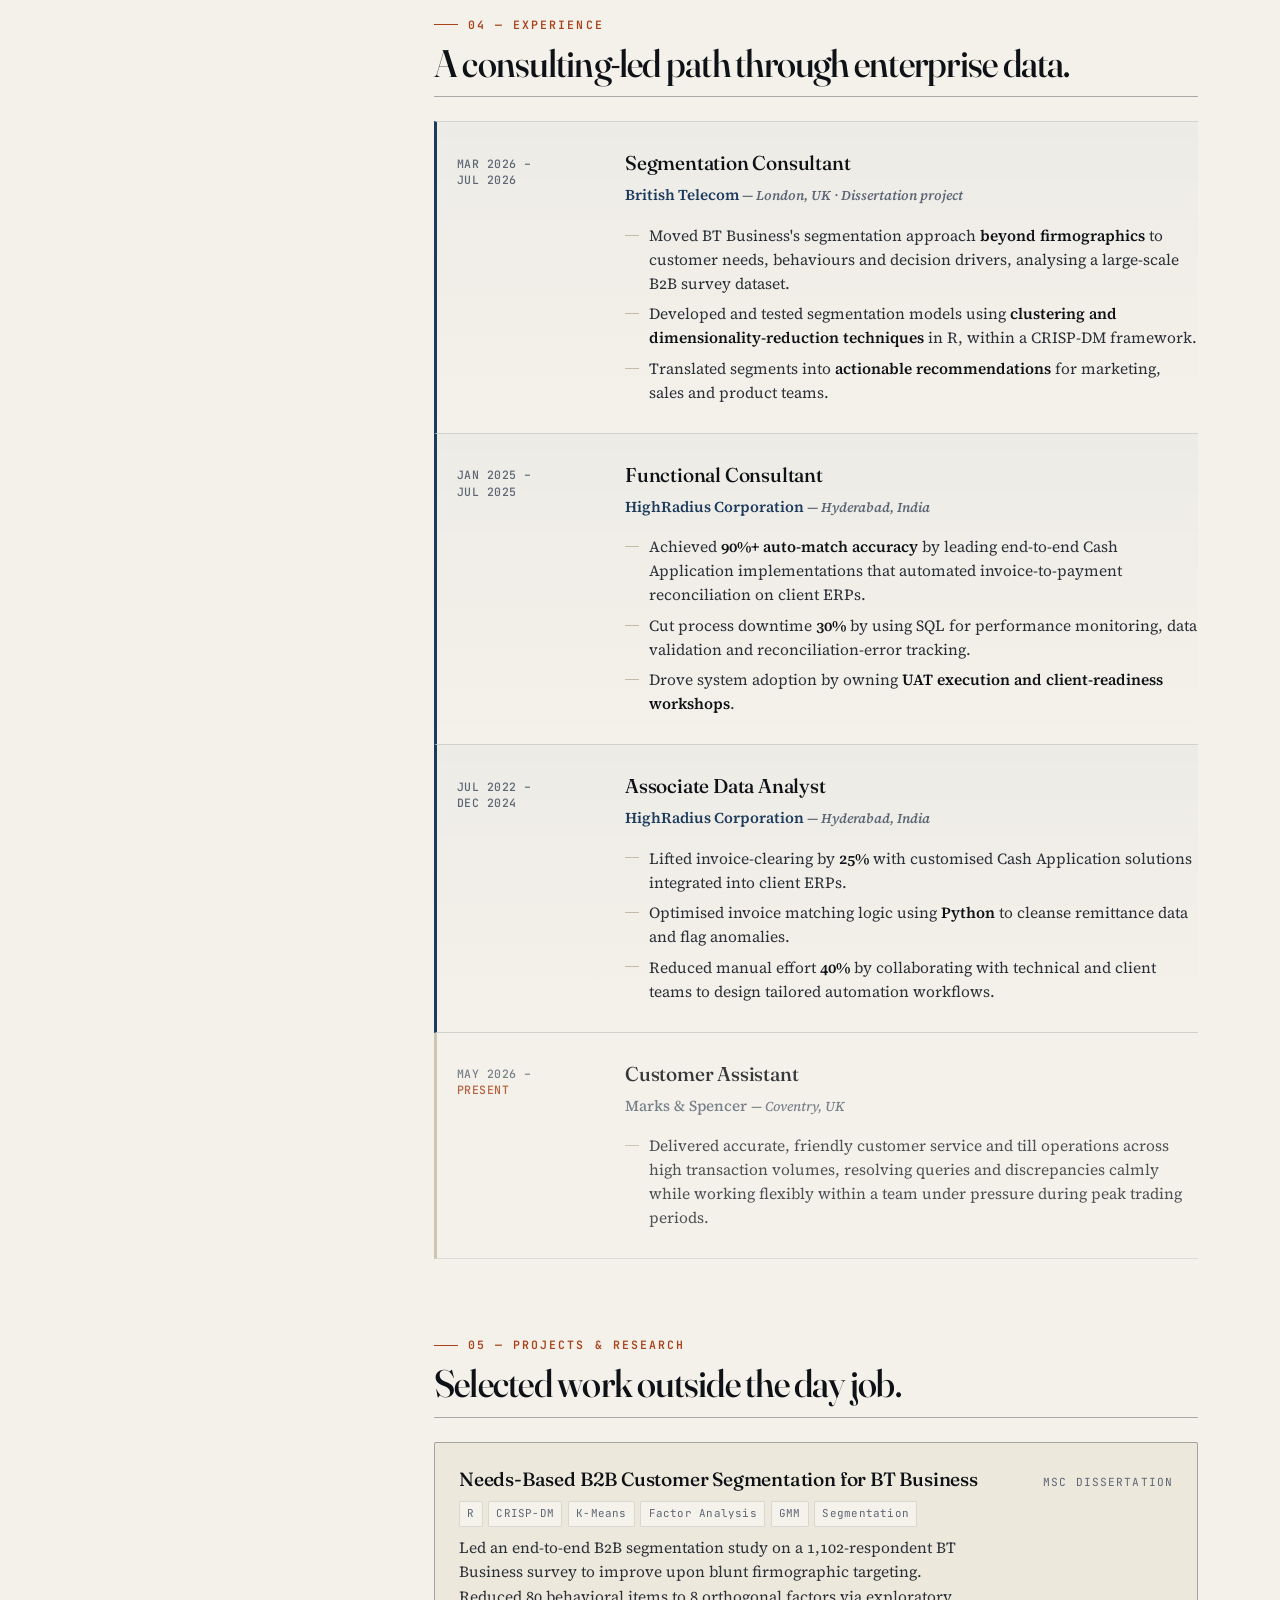
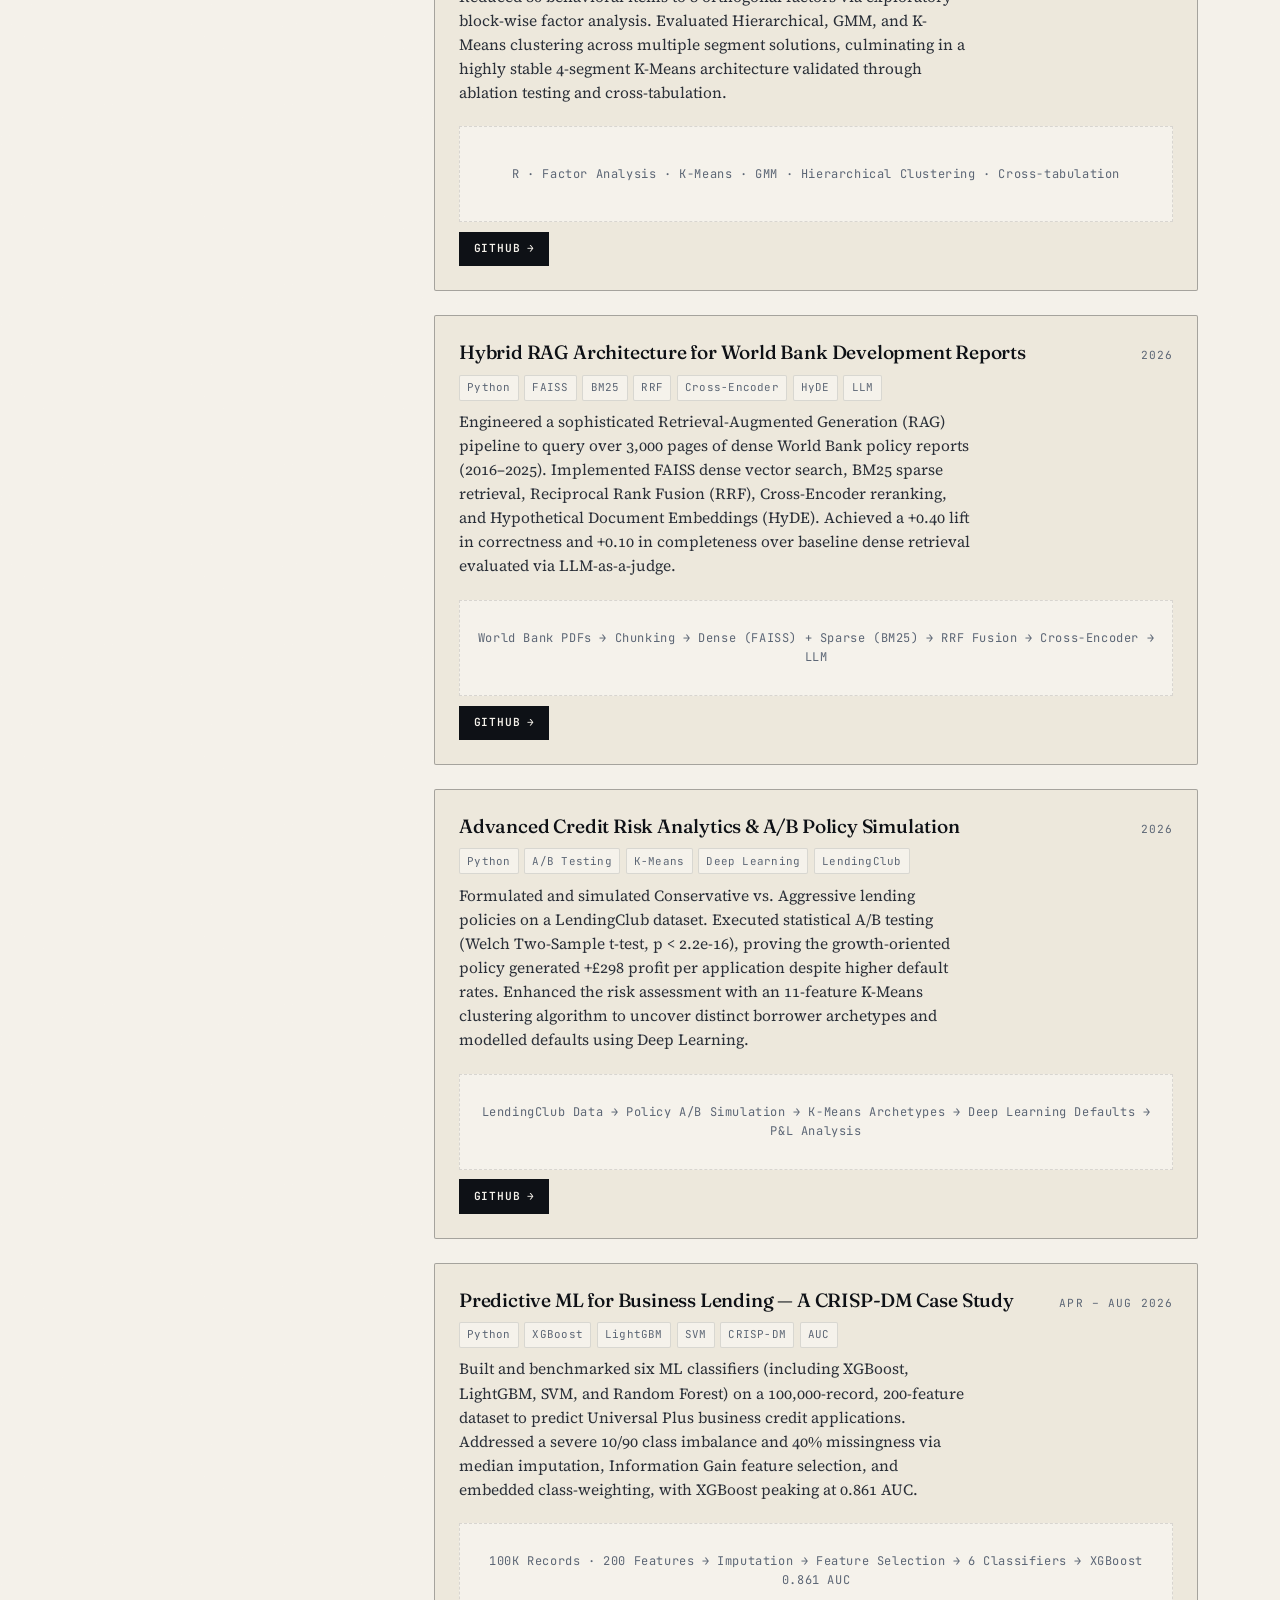
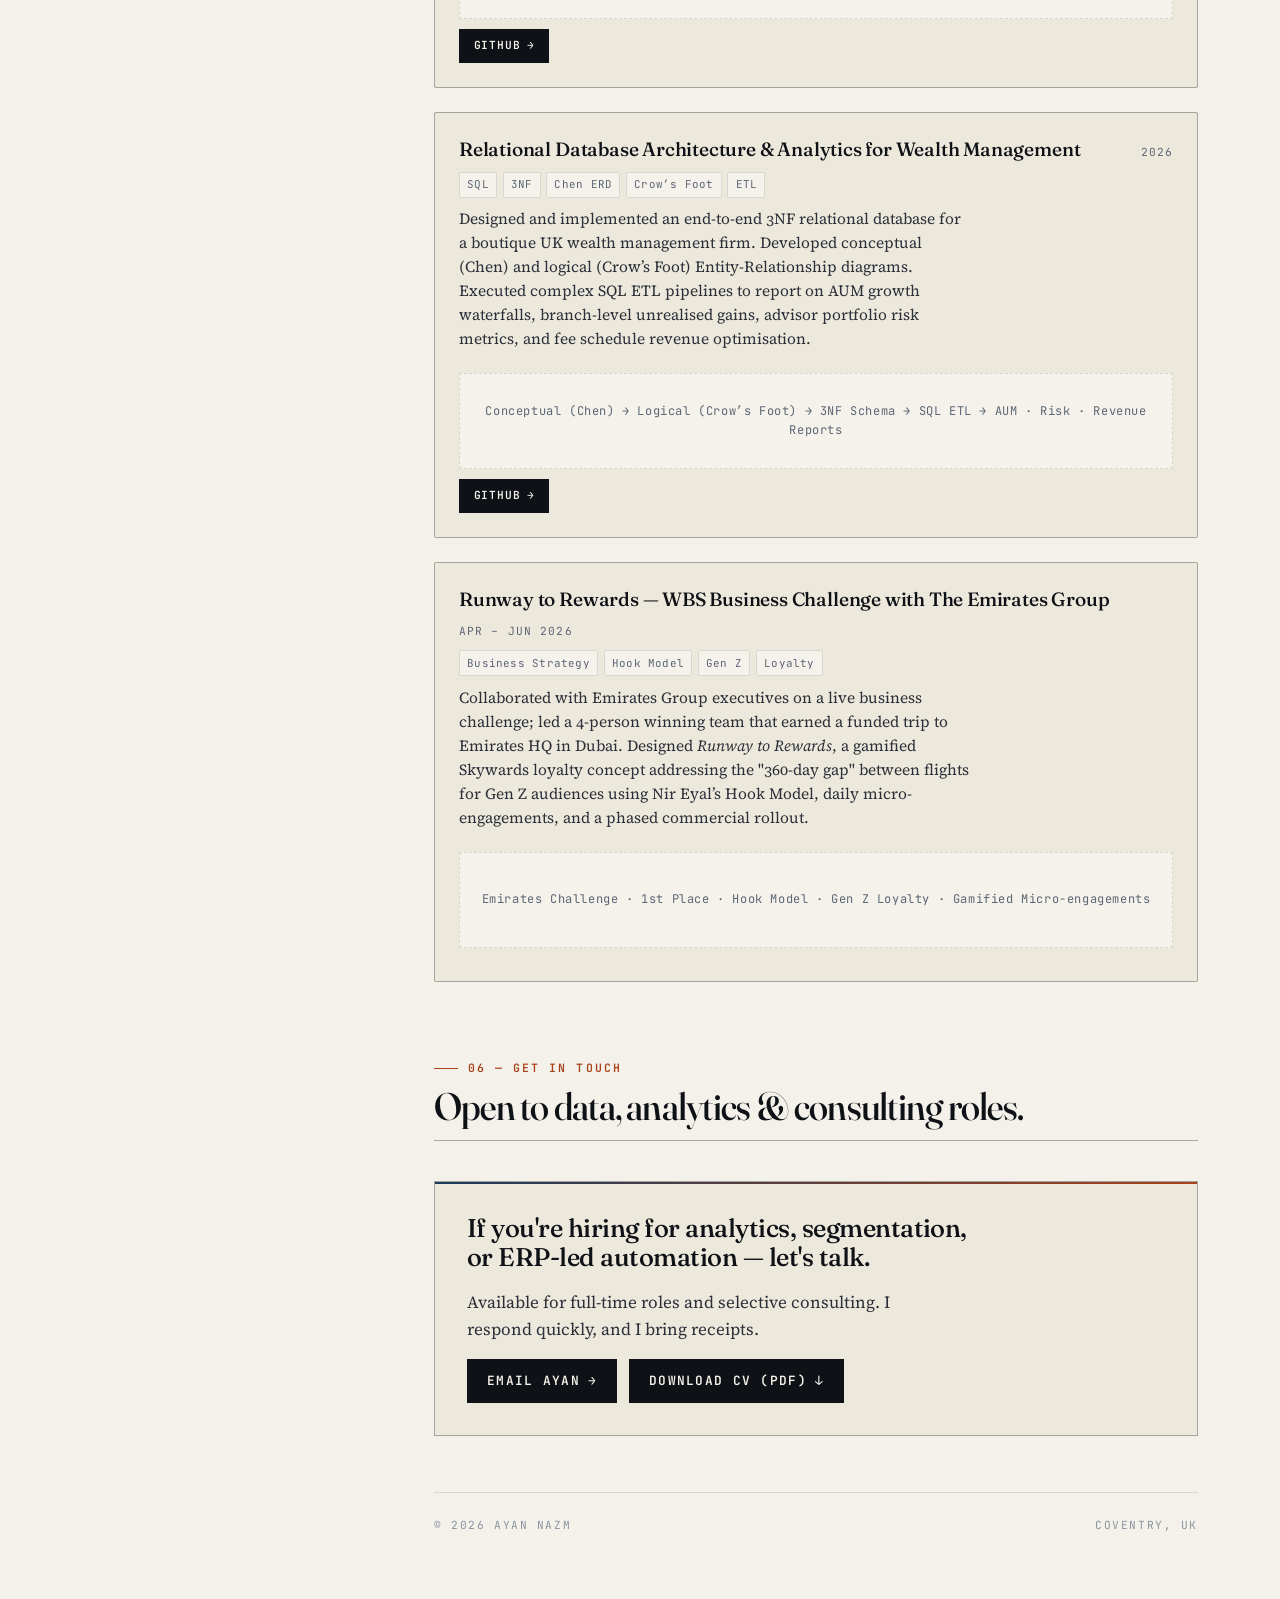
<file: Portfolio/index.html>
﻿<!DOCTYPE html>
<html lang="en">
<head>
<meta charset="UTF-8">
<meta name="viewport" content="width=device-width, initial-scale=1.0">
<title>Ayan Nazm — Data Analyst &amp; Consultant</title>
<meta name="description" content="MSc Business Analytics (Warwick). Segmentation at BT, automation at HighRadius. SQL, Python, R, Tableau.">
<meta property="og:type" content="website">
<meta property="og:title" content="Ayan Nazm — Data Analyst &amp; Consultant">
<meta property="og:description" content="MSc Business Analytics (Warwick). B2B segmentation at BT, automation at HighRadius. SQL, Python, R, Tableau.">
<meta property="og:image" content="assets/ayan-nazm.webp">
<meta name="twitter:card" content="summary">
<meta name="twitter:title" content="Ayan Nazm — Data Analyst &amp; Consultant">
<meta name="twitter:description" content="MSc Business Analytics (Warwick). B2B segmentation at BT, automation at HighRadius. SQL, Python, R, Tableau.">
<meta name="twitter:image" content="assets/ayan-nazm.webp">
<script type="application/ld+json">
{
  "@context": "https://schema.org",
  "@type": "Person",
  "name": "Ayan Nazm",
  "jobTitle": "Data Analyst & Consultant",
  "url": "https://ayannazm.github.io",
  "image": "assets/ayan-nazm.webp",
  "alumniOf": {
    "@type": "EducationalOrganization",
    "name": "Warwick Business School, University of Warwick"
  },
  "knowsAbout": [
    "Data Analytics",
    "B2B Customer Segmentation",
    "Statistical Modeling",
    "Machine Learning",
    "SQL",
    "Python",
    "R",
    "Tableau",
    "ERP Automation"
  ],
  "sameAs": [
    "https://github.com/ayannazm",
    "https://linkedin.com/in/ayannazm"
  ]
}
</script>
<link rel="preconnect" href="https://fonts.googleapis.com">
<link rel="preconnect" href="https://fonts.gstatic.com" crossorigin>
<link href="https://fonts.googleapis.com/css2?family=Fraunces:opsz,wght@9..144,300;9..144,400;9..144,500;9..144,600;9..144,700&family=Source+Serif+4:opsz,wght@8..60,300;8..60,400;8..60,500;8..60,600&family=JetBrains+Mono:wght@400;500;600&display=swap" rel="stylesheet">
<style>
/* ---------- Tokens (light = parchment) ---------- */
:root {
  --ink: #0E1116;
  --ink-soft: #2A2F38;
  --parchment: #F5F2EB;
  --parchment-2: #EDE8DC;
  --prussian: #1B3A5C;
  --prussian-2: #2C547E;
  --sienna: #A8421B;
  --slate: #5C6675;
  --slate-2: #8A93A0;
  --bone: #D9D2C2;
  --bone-2: #C4BBA6;
  --rule: rgba(14, 17, 22, 0.12);
  --rule-strong: rgba(14, 17, 22, 0.32);
  --shadow: 0 1px 0 rgba(14, 17, 22, 0.04);
  --display: "Fraunces", Georgia, "Times New Roman", serif;
  --body: "Source Serif 4", Georgia, "Times New Roman", serif;
  --mono: "JetBrains Mono", "SF Mono", Menlo, Consolas, monospace;
  --measure: 64ch;
  --gutter: clamp(1.25rem, 3vw, 2rem);
  --rail: 18rem;
}

/* Dark — deep inkwell */
@media (prefers-color-scheme: dark) {
  :root:not([data-theme="light"]) {
    --ink: #ECEAE3;
    --ink-soft: #C9C4B8;
    --parchment: #0E1116;
    --parchment-2: #161A21;
    --prussian: #7BA5CC;
    --prussian-2: #A8C5DE;
    --sienna: #D86A3C;
    --slate: #8A93A0;
    --slate-2: #5C6675;
    --bone: #2A2F38;
    --bone-2: #3A414C;
    --rule: rgba(236, 234, 227, 0.10);
    --rule-strong: rgba(236, 234, 227, 0.28);
    --shadow: 0 1px 0 rgba(0, 0, 0, 0.4);
  }
}
:root[data-theme="dark"] {
  --ink: #ECEAE3;
  --ink-soft: #C9C4B8;
  --parchment: #0E1116;
  --parchment-2: #161A21;
  --prussian: #7BA5CC;
  --prussian-2: #A8C5DE;
  --sienna: #D86A3C;
  --slate: #8A93A0;
  --slate-2: #5C6675;
  --bone: #2A2F38;
  --bone-2: #3A414C;
  --rule: rgba(236, 234, 227, 0.10);
  --rule-strong: rgba(236, 234, 227, 0.28);
  --shadow: 0 1px 0 rgba(0, 0, 0, 0.4);
}

* { box-sizing: border-box; margin: 0; padding: 0; }
html { scroll-behavior: smooth; -webkit-text-size-adjust: 100%; }
@media (prefers-reduced-motion: reduce) {
  html { scroll-behavior: auto; }
  *, *::before, *::after { animation-duration: 0.01ms !important; transition-duration: 0.01ms !important; }
}

body {
  background: var(--parchment);
  color: var(--ink);
  font-family: var(--body);
  font-size: 17px;
  line-height: 1.6;
  font-feature-settings: "kern", "liga", "onum";
  text-rendering: optimizeLegibility;
  -webkit-font-smoothing: antialiased;
  /* Subtle paper grain — optimized 180px tile */
  background-image: url("data:image/svg+xml,%3Csvg xmlns='http://www.w3.org/2000/svg' width='180' height='180'%3E%3Cfilter id='n'%3E%3CfeTurbulence type='fractalNoise' baseFrequency='0.85' numOctaves='2' stitchTiles='stitch'/%3E%3CfeColorMatrix values='0 0 0 0 0 0 0 0 0 0 0 0 0 0 0 0 0 0 0.012 0'/%3E%3C/filter%3E%3Crect width='100%25' height='100%25' filter='url(%23n)' opacity='0.025'/%3E%3C/svg%3E");
  background-size: 180px 180px;
}

a { color: var(--prussian); text-decoration: none; border-bottom: 1px solid currentColor; transition: color 0.2s; }
a:hover { color: var(--sienna); }
a:focus-visible { outline: 2px solid var(--sienna); outline-offset: 3px; border-radius: 2px; }

/* ---------- Theme toggle ---------- */
.theme-toggle {
  position: fixed; top: 1.25rem; right: 1.25rem; z-index: 100;
  width: 40px; height: 40px; border-radius: 50%;
  background: var(--parchment-2); color: var(--ink);
  border: 1px solid var(--rule-strong); cursor: pointer;
  display: grid; place-items: center;
  transition: transform 180ms cubic-bezier(0.23, 1, 0.32, 1), background-color 180ms cubic-bezier(0.23, 1, 0.32, 1);
}
.theme-toggle:active { transform: scale(0.92); }
.theme-toggle:hover { background: var(--bone); }
.theme-toggle:focus-visible { outline: 2px solid var(--sienna); outline-offset: 3px; }
.theme-toggle svg { width: 18px; height: 18px; }

/* ---------- Page shell ---------- */
.shell {
  max-width: 1180px;
  margin: 0 auto;
  padding: clamp(1.5rem, 4vw, 3rem) var(--gutter) 4rem;
  display: grid;
  grid-template-columns: var(--rail) 1fr;
  gap: clamp(2rem, 5vw, 4.5rem);
}
@media (max-width: 880px) {
  .shell { grid-template-columns: 1fr; gap: 2.5rem; }
  .rail { position: static !important; max-width: 100%; padding-right: 3rem; }
  .rail-nav { display: grid; grid-template-columns: repeat(auto-fit, minmax(130px, 1fr)); gap: 0.5rem 1rem; }
  .rail-nav .label { grid-column: 1 / -1; margin-bottom: 0.25rem; }
  .contact-list { display: grid; grid-template-columns: repeat(auto-fit, minmax(220px, 1fr)); gap: 0.4rem 1rem; }
}

/* ---------- Left rail (index + identity) ---------- */
.rail {
  position: sticky; top: 2rem; align-self: start;
  display: flex; flex-direction: column; gap: 2rem;
  height: max-content;
}
.brand { display: flex; flex-direction: column; gap: 0.6rem; }
.avatar-wrap {
  position: relative; width: 138px; height: 138px;
  animation: fadeUp 600ms cubic-bezier(0.23, 1, 0.32, 1) both;
}
.avatar {
  width: 138px; height: 138px; border-radius: 50%;
  object-fit: cover; object-position: center 20%;
  border: 2px solid var(--rule-strong);
  box-shadow: 0 6px 20px rgba(14, 17, 22, 0.14), 0 2px 6px rgba(14, 17, 22, 0.08);
  background: var(--parchment-2);
  display: block;
  filter: contrast(1.05) saturate(1.05);
}
.brand .monogram {
  font-family: var(--display);
  font-size: 1.75rem; font-weight: 500; letter-spacing: -0.02em;
  line-height: 1.1; font-variation-settings: "opsz" 144;
  margin-top: 0.25rem;
}
.brand .tagline {
  font-family: var(--mono); font-size: 0.7rem; font-weight: 500;
  text-transform: uppercase; letter-spacing: 0.14em;
  color: var(--slate); margin-top: 0.5rem;
}

.rail hr { border: 0; border-top: 1px solid var(--rule); }

.rail-nav { display: flex; flex-direction: column; gap: 0.15rem; }
.rail-nav .label {
  font-family: var(--mono); font-size: 0.65rem; font-weight: 600;
  text-transform: uppercase; letter-spacing: 0.16em;
  color: var(--slate-2); margin-bottom: 0.65rem;
}
.rail-nav a {
  font-family: var(--body); font-size: 0.95rem; color: var(--ink-soft);
  border: 0; padding: 0.25rem 0; display: flex; gap: 0.75rem; align-items: baseline;
  transition: color 180ms cubic-bezier(0.23, 1, 0.32, 1), transform 180ms cubic-bezier(0.23, 1, 0.32, 1);
}
.rail-nav a .num {
  font-family: var(--mono); font-size: 0.7rem; color: var(--slate-2); width: 1.5em;
  font-variant-numeric: tabular-nums;
  transition: color 180ms cubic-bezier(0.23, 1, 0.32, 1);
}
@media (hover: hover) and (pointer: fine) {
  .rail-nav a:hover { color: var(--sienna); transform: translateX(3px); }
  .rail-nav a:hover .num { color: var(--sienna); }
}
.rail-nav a[aria-current="true"] { color: var(--ink); font-weight: 600; }
.rail-nav a[aria-current="true"] .num { color: var(--sienna); font-weight: 600; }

.contact-list { display: flex; flex-direction: column; gap: 0.4rem; font-size: 0.85rem; }
.contact-list .row { display: flex; gap: 0.5rem; align-items: baseline; }
.contact-list .k {
  font-family: var(--mono); font-size: 0.65rem; text-transform: uppercase;
  letter-spacing: 0.12em; color: var(--slate-2); width: 4.5em; flex-shrink: 0;
}
.contact-list .v { color: var(--ink-soft); }
.contact-list a { color: var(--ink-soft); border: 0; }
.contact-list a:hover { color: var(--sienna); }

/* ---------- Main column ---------- */
.main { display: flex; flex-direction: column; gap: clamp(3rem, 6vw, 5rem); }

section {
  display: flex; flex-direction: column; gap: 1.5rem; scroll-margin-top: 1.5rem;
  transition: opacity 360ms cubic-bezier(0.23, 1, 0.32, 1), transform 360ms cubic-bezier(0.23, 1, 0.32, 1);
}
@media (prefers-reduced-motion: no-preference) {
  section.reveal-init {
    opacity: 0;
    transform: translateY(14px);
  }
  section.reveal-in {
    opacity: 1;
    transform: translateY(0);
  }
}

/* Section header — paper-TOC style */
.sec-head { display: flex; flex-direction: column; gap: 0.5rem; padding-bottom: 0.75rem; border-bottom: 1px solid var(--rule-strong); }
.sec-eyebrow {
  font-family: var(--mono); font-size: 0.72rem; font-weight: 600;
  text-transform: uppercase; letter-spacing: 0.18em; color: var(--sienna);
  display: flex; align-items: center; gap: 0.6rem;
}
.sec-eyebrow::before {
  content: ""; display: inline-block; width: 1.5rem; height: 1px; background: currentColor;
}
.sec-title {
  font-family: var(--display); font-weight: 500;
  font-variation-settings: "opsz" 144;
  font-size: clamp(1.75rem, 3vw, 2.5rem); line-height: 1.1;
  letter-spacing: -0.02em; color: var(--ink); text-wrap: balance;
}

/* ---------- Hero / summary ---------- */
.hero { gap: 1.5rem; padding-top: 0.5rem; }
.hero h1 {
  font-family: var(--display); font-weight: 400;
  font-variation-settings: "opsz" 144;
  font-size: clamp(2.5rem, 6vw, 4.5rem);
  line-height: 1.02; letter-spacing: -0.035em; color: var(--ink);
  text-wrap: balance;
}
.hero h1 em {
  font-style: italic; font-weight: 300; color: var(--prussian);
  font-variation-settings: "opsz" 144;
}
.hero-lede {
  font-family: var(--body); font-size: 1.15rem; line-height: 1.55;
  color: var(--ink-soft); max-width: 56ch;
}

/* ---------- Education ---------- */
.edu-item { padding: 1rem 0; border-bottom: 1px solid var(--rule); }
.edu-item:last-child { border-bottom: 0; }
.edu-item .deg {
  font-family: var(--display); font-size: 1.05rem; font-weight: 500;
  color: var(--ink); line-height: 1.3; text-wrap: balance;
}
.edu-item .inst {
  font-family: var(--body); font-size: 0.9rem; color: var(--prussian); margin-top: 0.2rem;
}
.edu-item .when {
  font-family: var(--mono); font-size: 0.7rem; color: var(--slate);
  text-transform: uppercase; letter-spacing: 0.1em; margin-top: 0.3rem;
}

/* ---------- Skills ---------- */
.skill-group { display: flex; flex-direction: column; gap: 0.4rem; padding: 0.85rem 0; border-bottom: 1px solid var(--rule); }
.skill-group:last-child { border-bottom: 0; }
.skill-group .k {
  font-family: var(--mono); font-size: 0.65rem; text-transform: uppercase;
  letter-spacing: 0.14em; color: var(--sienna); font-weight: 600;
}
.skill-group .v {
  font-family: var(--body); font-size: 0.97rem; color: var(--ink-soft); line-height: 1.5;
}

/* ---------- Experience — timeline, not cards ---------- */
.timeline { display: flex; flex-direction: column; }
.entry {
  display: grid; grid-template-columns: 9rem 1fr; gap: 1.5rem;
  padding: 1.75rem 0; border-bottom: 1px solid var(--rule);
}
.entry:first-child { border-top: 1px solid var(--rule); }
@media (max-width: 600px) {
  .entry { grid-template-columns: 1fr; gap: 0.5rem; }
}

.entry .when {
  font-family: var(--mono); font-size: 0.72rem; font-weight: 500;
  color: var(--slate); letter-spacing: 0.04em; line-height: 1.4;
  text-transform: uppercase; padding-top: 0.35rem;
}
.entry .when .present { color: var(--sienna); }

.entry .body { display: flex; flex-direction: column; gap: 0.5rem; }
.entry .role {
  font-family: var(--display); font-weight: 500;
  font-variation-settings: "opsz" 60;
  font-size: 1.25rem; line-height: 1.25; letter-spacing: -0.01em;
  color: var(--ink); text-wrap: balance;
}
.entry .org {
  font-family: var(--body); font-size: 0.95rem; color: var(--prussian);
  font-weight: 500;
}
.entry .where {
  font-family: var(--body); font-style: italic; font-size: 0.85rem; color: var(--slate);
}
.entry ul {
  list-style: none; margin-top: 0.5rem; display: flex; flex-direction: column; gap: 0.4rem;
}
.entry li {
  font-size: 0.97rem; line-height: 1.55; color: var(--ink-soft);
  padding-left: 1.5rem; position: relative;
}
.entry li::before {
  content: ""; position: absolute; left: 0; top: 0.7em;
  width: 0.85rem; height: 1px; background: var(--bone-2);
}
.entry li strong { color: var(--ink); font-weight: 600; }


/* ---------- CTA / footer ---------- */
.cta {
  margin-top: 1rem; padding: 2rem; border: 1px solid var(--rule-strong);
  background: var(--parchment-2);
  display: flex; flex-direction: column; gap: 1rem; align-items: flex-start;
  position: relative;
}
.cta::before {
  content: ""; position: absolute; top: 0; left: 0; right: 0; height: 2px;
  background: linear-gradient(90deg, var(--prussian), var(--sienna));
}
.cta h3 {
  font-family: var(--display); font-weight: 500; font-size: 1.6rem;
  line-height: 1.15; letter-spacing: -0.02em; color: var(--ink); text-wrap: balance;
}
.cta p { color: var(--ink-soft); max-width: 52ch; }
.btn {
  display: inline-flex; align-items: center; gap: 0.5rem;
  padding: 0.75rem 1.25rem;
  font-family: var(--mono); font-size: 0.8rem; font-weight: 600;
  text-transform: uppercase; letter-spacing: 0.1em;
  background: var(--ink); color: var(--parchment);
  border: 0; border-radius: 0; cursor: pointer;
  transition: background 160ms cubic-bezier(0.23, 1, 0.32, 1), transform 160ms cubic-bezier(0.23, 1, 0.32, 1);
  text-decoration: none;
}
@media (hover: hover) and (pointer: fine) {
  .btn:active { transform: scale(0.97); }
}
.btn:hover { background: var(--sienna); color: var(--parchment); }
.btn:focus-visible { outline: 2px solid var(--sienna); outline-offset: 3px; }
.btn .arrow { transition: transform 0.2s; }
.btn:hover .arrow { transform: translateX(3px); }

/* ---------- Entrance animations ---------- */
@keyframes fadeUp {
  from { opacity: 0; transform: translateY(12px); }
  to   { opacity: 1; transform: translateY(0); }
}
@media (prefers-reduced-motion: reduce) {
  @keyframes fadeUp { from, to { opacity: 1; transform: none; } }
}

/* ---------- Impact ribbon ---------- */
.impact-ribbon {
  display: grid; grid-template-columns: repeat(2, 1fr); gap: 1rem; margin-top: 1.25rem;
  padding: 1rem; border-top: 1px solid var(--rule); border-bottom: 1px solid var(--rule);
  background: var(--parchment-2);
}
@media (max-width: 680px) { .impact-ribbon { grid-template-columns: 1fr 1fr; gap: 0.85rem; } }
@media (max-width: 400px) { .impact-ribbon { grid-template-columns: 1fr; gap: 0.85rem; } }
.impact-ribbon .metric {
  display: flex; flex-direction: column; gap: 0.15rem;
}
.impact-ribbon .metric:nth-child(1) {
  animation: fadeUp 450ms cubic-bezier(0.23, 1, 0.32, 1) 100ms both;
}
.impact-ribbon .metric:nth-child(2) {
  animation: fadeUp 450ms cubic-bezier(0.23, 1, 0.32, 1) 180ms both;
}
.impact-ribbon .metric .val {
  font-family: var(--mono); font-weight: 600; font-size: 1.15rem; letter-spacing: -0.02em; color: var(--ink);
}
.impact-ribbon .metric .label {
  font-family: var(--body); font-size: 0.82rem; color: var(--ink-soft); line-height: 1.3;
}

/* ---------- Skill chips ---------- */
.skill-group .v { display: flex; flex-wrap: wrap; gap: 0.4rem; }
.skill-chip {
  font-family: var(--mono); font-size: 0.72rem; font-weight: 500;
  padding: 0.25rem 0.6rem; border: 1px solid var(--rule); border-radius: 2px;
  background: var(--parchment); color: var(--ink-soft); letter-spacing: 0.01em;
  transition: border-color 160ms cubic-bezier(0.23, 1, 0.32, 1), color 160ms cubic-bezier(0.23, 1, 0.32, 1), transform 160ms cubic-bezier(0.23, 1, 0.32, 1);
}
@media (hover: hover) and (pointer: fine) {
  .skill-chip:hover {
    border-color: var(--sienna);
    color: var(--ink);
    transform: translateY(-1px);
  }
}

/* ---------- Experience differentiation ---------- */
.entry--consulting { background: linear-gradient(180deg, rgba(44,80,120,0.03), rgba(44,80,120,0.00)); border-left: 3px solid var(--prussian); padding-left: 1.25rem; }
.entry--consulting .org { color: var(--prussian); font-weight: 600; }
.entry--retail { opacity: 0.82; border-left: 3px solid var(--bone-2); padding-left: 1.25rem; }
.entry--retail .org { color: var(--slate); }
.entry--consulting .badge, .entry--retail .badge { font-family: var(--mono); font-size: 0.6rem; letter-spacing: 0.08em; text-transform: uppercase; padding: 0.15rem 0.4rem; border: 1px solid var(--rule); border-radius: 2px; }

/* ---------- Project cards ---------- */
.project-card {
  padding: 1.5rem; border: 1px solid var(--rule-strong); background: var(--parchment-2); border-radius: 2px;
  display: flex; flex-direction: column; gap: 0.6rem;
  transition: transform 200ms cubic-bezier(0.23, 1, 0.32, 1), box-shadow 200ms cubic-bezier(0.23, 1, 0.32, 1), border-color 200ms cubic-bezier(0.23, 1, 0.32, 1);
}
@media (hover: hover) and (pointer: fine) {
  .project-card:hover {
    transform: translateY(-2px);
    box-shadow: 0 8px 24px rgba(14, 17, 22, 0.08), 0 2px 6px rgba(14, 17, 22, 0.04);
    border-color: var(--prussian-2);
  }
}
.project-card .project-head { display: flex; flex-wrap: wrap; gap: 0.75rem 1.5rem; align-items: baseline; justify-content: space-between; }
.project-card .title { font-family: var(--display); font-size: 1.2rem; font-weight: 500; color: var(--ink); letter-spacing: -0.01em; line-height: 1.25; }
.project-card .when { font-family: var(--mono); font-size: 0.7rem; color: var(--slate); text-transform: uppercase; letter-spacing: 0.1em; }
.project-card p { color: var(--ink-soft); font-size: 0.97rem; line-height: 1.55; max-width: 64ch; }
.tech-tag { font-family: var(--mono); font-size: 0.68rem; padding: 0.2rem 0.45rem; border: 1px solid var(--rule); border-radius: 2px; background: var(--parchment); color: var(--slate); letter-spacing: 0.02em; }
.proj-btn { display: inline-flex; align-items: center; gap: 0.35rem; font-family: var(--mono); font-size: 0.7rem; font-weight: 600; text-transform: uppercase; letter-spacing: 0.08em; padding: 0.45rem 0.85rem; border: 1px solid var(--ink); background: var(--ink); color: var(--parchment); text-decoration: none; border-radius: 0; transition: background 160ms cubic-bezier(0.23, 1, 0.32, 1); }
.proj-btn:hover { background: var(--sienna); border-color: var(--sienna); }
.proj-btn .arrow { transition: transform 0.2s; }
.proj-btn:hover .arrow { transform: translateX(3px); }
.arch-diagram { margin-top: 0.75rem; padding: 1rem; border: 1px dashed var(--rule); background: var(--parchment); display: flex; align-items: center; justify-content: center; min-height: 6rem; font-family: var(--mono); font-size: 0.75rem; color: var(--slate); letter-spacing: 0.05em; text-align: center; }

footer {
  border-top: 1px solid var(--rule);
  margin-top: 2rem; padding-top: 1.5rem;
  font-family: var(--mono); font-size: 0.7rem; text-transform: uppercase;
  letter-spacing: 0.14em; color: var(--slate-2);
  display: flex; justify-content: space-between; flex-wrap: wrap; gap: 0.5rem;
}
</style>
</head>
<body>

<button class="theme-toggle" id="themeToggle" aria-label="Toggle dark mode" title="Toggle theme">
  <svg viewBox="0 0 24 24" fill="none" stroke="currentColor" stroke-width="1.6" stroke-linecap="round" stroke-linejoin="round" aria-hidden="true">
    <circle cx="12" cy="12" r="4"></circle>
    <path d="M12 2v2M12 20v2M4.93 4.93l1.41 1.41M17.66 17.66l1.41 1.41M2 12h2M20 12h2M4.93 19.07l1.41-1.41M17.66 6.34l1.41-1.41"></path>
  </svg>
</button>

<div class="shell">

  <!-- ============ LEFT RAIL ============ -->
  <aside class="rail" aria-label="Site navigation and identity">
    <div class="brand">
      <div class="avatar-wrap">
        <img src="assets/ayan-nazm.webp" alt="Ayan Nazm" class="avatar" width="138" height="138"></div>
      <div class="monogram">Ayan Nazm</div>
      <div class="tagline">Data Analyst · Consultant</div>
    </div>

    <hr>

    <nav class="rail-nav" aria-label="Sections">
      <div class="label">Index</div>
      <a href="#summary"><span class="num">01</span> Summary</a>
      <a href="#education"><span class="num">02</span> Education</a>
      <a href="#skills"><span class="num">03</span> Skills</a>
      <a href="#experience"><span class="num">04</span> Experience</a>
      <a href="#projects"><span class="num">05</span> Projects</a>
      <a href="#contact"><span class="num">06</span> Contact</a>
    </nav>

    <hr>

    <div class="contact-list" aria-label="Contact details">
      <div class="row"><span class="k">Based</span><span class="v">Coventry, UK</span></div>
      <div class="row"><span class="k">Tel</span><a class="v" href="tel:+447584379180">07584 379180</a></div>
      <div class="row"><span class="k">Email</span><a class="v" href="mailto:ayan4dreem71@gmail.com">ayan4dreem71@gmail.com</a></div>
      <div class="row"><span class="k">In</span><a class="v" href="https://www.linkedin.com/in/ayannazm" target="_blank" rel="noopener">LinkedIn</a></div>
      <div class="row"><span class="k">Git</span><a class="v" href="https://github.com/ayannazm" target="_blank" rel="noopener">GitHub</a></div>
    </div>
  </aside>

  <!-- ============ MAIN COLUMN ============ -->
  <main class="main">

    <!-- 01 · Summary -->
    <section id="summary" class="hero">
      <h1>Translating data into <em>decisions</em> that move enterprise.</h1>
      <p class="hero-lede">
        Data analyst with 3+ years across SaaS automation, consulting and analytics. I combine a
        technical foundation in SQL, Python, R and Tableau with a consulting track record at
        HighRadius and British Telecom — turning complex datasets into commercially useful
        recommendations for stakeholders, not just dashboards.
      </p>

      <div class="impact-ribbon" aria-label="Quick impact stats">
        <div class="metric" aria-label="3+ Years Data Analyst and Consultant"><span class="val">3+ Yrs</span><span class="label">Data Analyst &amp; Consultant</span></div>
        <div class="metric" aria-label="MSc Business Analytics at Warwick"><span class="val">MSc</span><span class="label">Business Analytics · Warwick</span></div>
      </div>
    </section>

    <!-- 02 · Education -->
    <section id="education" aria-labelledby="edu-h">
      <header class="sec-head">
        <div class="sec-eyebrow">02 — Education</div>
        <h2 class="sec-title" id="edu-h">Academic foundations.</h2>
      </header>

      <div class="edu-item">
        <div class="deg">MSc Business Analytics</div>
        <div class="inst">Warwick Business School, Coventry, UK</div>
        <div class="when">Sep 2025 – Sep 2026</div>
      </div>

      <div class="edu-item">
        <div class="deg">B.Tech, Electronics & Telecommunication Engineering</div>
        <div class="inst">KiiT University, Bhubaneswar, India</div>
        <div class="when">Jul 2018 – Jun 2022</div>
      </div>
    </section>

    <!-- 03 · Skills -->
    <section id="skills" aria-labelledby="skills-h">
      <header class="sec-head">
        <div class="sec-eyebrow">03 — Skills</div>
        <h2 class="sec-title" id="skills-h">Functional, technical, and methodological.</h2>
      </header>

      <div class="skill-group">
        <div class="k">Functional</div>
        <div class="v"><span class="skill-chip">Data Analysis</span><span class="skill-chip">Business Process Mapping</span><span class="skill-chip">Requirements Gathering</span><span class="skill-chip">ERP Implementation</span><span class="skill-chip">UAT & Workshops</span><span class="skill-chip">Segmentation</span><span class="skill-chip">Stakeholder Mgmt</span><span class="skill-chip">Business Cases</span></div>
      </div>

      <div class="skill-group">
        <div class="k">Data & Analytics</div>
        <div class="v"><span class="skill-chip">SQL</span><span class="skill-chip">Python</span><span class="skill-chip">R</span><span class="skill-chip">Tableau</span><span class="skill-chip">Excel</span></div>
      </div>

      <div class="skill-group">
        <div class="k">Platforms & ERP</div>
        <div class="v"><span class="skill-chip">SAP</span><span class="skill-chip">Oracle</span><span class="skill-chip">SharePoint</span></div>
      </div>

      <div class="skill-group">
        <div class="k">Methods</div>
        <div class="v"><span class="skill-chip">Machine Learning</span><span class="skill-chip">CRISP-DM</span><span class="skill-chip">Clustering</span><span class="skill-chip">Dim Reduction</span><span class="skill-chip">Agile</span></div>
      </div>
    </section>

    <!-- 04 · Experience -->
    <section id="experience" aria-labelledby="exp-h">
      <header class="sec-head">
        <div class="sec-eyebrow">04 — Experience</div>
        <h2 class="sec-title" id="exp-h">A consulting-led path through enterprise data.</h2>
      </header>

      <div class="timeline">

        <article class="entry entry--consulting">
          <div class="when">Mar 2026 –<br>Jul 2026</div>
          <div class="body">
            <div class="role">Segmentation Consultant</div>
            <div class="org">British Telecom <span class="where">— London, UK · Dissertation project</span></div>
            <ul>
              <li>Moved BT Business's segmentation approach <strong>beyond firmographics</strong> to customer needs, behaviours and decision drivers, analysing a large-scale B2B survey dataset.</li>
              <li>Developed and tested segmentation models using <strong>clustering and dimensionality-reduction techniques</strong> in R, within a CRISP-DM framework.</li>
              <li>Translated segments into <strong>actionable recommendations</strong> for marketing, sales and product teams.</li>
            </ul>
          </div>
        </article>

        <article class="entry entry--consulting">
          <div class="when">Jan 2025 –<br>Jul 2025</div>
          <div class="body">
            <div class="role">Functional Consultant</div>
            <div class="org">HighRadius Corporation <span class="where">— Hyderabad, India</span></div>
            <ul>
              <li>Achieved <strong>90%+ auto-match accuracy</strong> by leading end-to-end Cash Application implementations that automated invoice-to-payment reconciliation on client ERPs.</li>
              <li>Cut process downtime <strong>30%</strong> by using SQL for performance monitoring, data validation and reconciliation-error tracking.</li>
              <li>Drove system adoption by owning <strong>UAT execution and client-readiness workshops</strong>.</li>
            </ul>
          </div>
        </article>

        <article class="entry entry--consulting">
          <div class="when">Jul 2022 –<br>Dec 2024</div>
          <div class="body">
            <div class="role">Associate Data Analyst</div>
            <div class="org">HighRadius Corporation <span class="where">— Hyderabad, India</span></div>
            <ul>
              <li>Lifted invoice-clearing by <strong>25%</strong> with customised Cash Application solutions integrated into client ERPs.</li>
              <li>Optimised invoice matching logic using <strong>Python</strong> to cleanse remittance data and flag anomalies.</li>
              <li>Reduced manual effort <strong>40%</strong> by collaborating with technical and client teams to design tailored automation workflows.</li>
            </ul>
          </div>
        </article>

        <article class="entry entry--retail">
          <div class="when">May 2026 –<br><span class="present">Present</span></div>
          <div class="body">
            <div class="role">Customer Assistant</div>
            <div class="org">Marks & Spencer <span class="where">— Coventry, UK</span></div>
            <ul>
              <li>Delivered accurate, friendly customer service and till operations across high transaction volumes, resolving queries and discrepancies calmly while working flexibly within a team under pressure during peak trading periods.</li>
            </ul>
          </div>
        </article>

      </div>
    </section>

    <!-- 05 · Projects -->
    <section id="projects" aria-labelledby="proj-h">
      <header class="sec-head">
        <div class="sec-eyebrow">05 — Projects & research</div>
        <h2 class="sec-title" id="proj-h">Selected work outside the day job.</h2>
      </header>

      <article class="project-card">
        <div class="project-head">
          <div class="title">Needs-Based B2B Customer Segmentation for BT Business</div>
          <div class="when">MSc Dissertation</div>
        </div>
        <div style="display:flex;flex-wrap:wrap;gap:0.35rem;">
          <span class="tech-tag">R</span><span class="tech-tag">CRISP-DM</span><span class="tech-tag">K-Means</span><span class="tech-tag">Factor Analysis</span><span class="tech-tag">GMM</span><span class="tech-tag">Segmentation</span>
        </div>
        <p>
          Led an end-to-end B2B segmentation study on a 1,102-respondent BT Business survey to improve upon blunt firmographic targeting. Reduced 80 behavioral items to 8 orthogonal factors via exploratory block-wise factor analysis. Evaluated Hierarchical, GMM, and K-Means clustering across multiple segment solutions, culminating in a highly stable 4-segment K-Means architecture validated through ablation testing and cross-tabulation.
        </p>
        <div class="arch-diagram" role="img" aria-label="Methodology flow: R, Factor Analysis, K-Means, GMM, Hierarchical Clustering, Cross-tabulation">R · Factor Analysis · K-Means · GMM · Hierarchical Clustering · Cross-tabulation</div>
        <div style="display:flex;gap:0.5rem;flex-wrap:wrap;">
                    <a class="proj-btn" href="#">GitHub <span class="arrow" aria-hidden="true">→</span></a>
        </div>
      </article>

      <article class="project-card">
        <div class="project-head">
          <div class="title">Hybrid RAG Architecture for World Bank Development Reports</div>
          <div class="when">2026</div>
        </div>
        <div style="display:flex;flex-wrap:wrap;gap:0.35rem;">
          <span class="tech-tag">Python</span><span class="tech-tag">FAISS</span><span class="tech-tag">BM25</span><span class="tech-tag">RRF</span><span class="tech-tag">Cross-Encoder</span><span class="tech-tag">HyDE</span><span class="tech-tag">LLM</span>
        </div>
        <p>
          Engineered a sophisticated Retrieval-Augmented Generation (RAG) pipeline to query over 3,000 pages of dense World Bank policy reports (2016–2025). Implemented FAISS dense vector search, BM25 sparse retrieval, Reciprocal Rank Fusion (RRF), Cross-Encoder reranking, and Hypothetical Document Embeddings (HyDE). Achieved a +0.40 lift in correctness and +0.10 in completeness over baseline dense retrieval evaluated via LLM-as-a-judge.
        </p>
        <div class="arch-diagram" role="img" aria-label="Pipeline: World Bank PDFs, Chunking, Dense FAISS and Sparse BM25, RRF Fusion, Cross-Encoder, LLM">World Bank PDFs → Chunking → Dense (FAISS) + Sparse (BM25) → RRF Fusion → Cross-Encoder → LLM</div>
        <div style="display:flex;gap:0.5rem;flex-wrap:wrap;">
                    <a class="proj-btn" href="#">GitHub <span class="arrow" aria-hidden="true">→</span></a>
        </div>
      </article>

      <article class="project-card">
        <div class="project-head">
          <div class="title">Advanced Credit Risk Analytics &amp; A/B Policy Simulation</div>
          <div class="when">2026</div>
        </div>
        <div style="display:flex;flex-wrap:wrap;gap:0.35rem;">
          <span class="tech-tag">Python</span><span class="tech-tag">A/B Testing</span><span class="tech-tag">K-Means</span><span class="tech-tag">Deep Learning</span><span class="tech-tag">LendingClub</span>
        </div>
        <p>
          Formulated and simulated Conservative vs. Aggressive lending policies on a LendingClub dataset. Executed statistical A/B testing (Welch Two-Sample t-test, p &lt; 2.2e-16), proving the growth-oriented policy generated +£298 profit per application despite higher default rates. Enhanced the risk assessment with an 11-feature K-Means clustering algorithm to uncover distinct borrower archetypes and modelled defaults using Deep Learning.
        </p>
        <div class="arch-diagram" role="img" aria-label="Workflow: LendingClub Data, Policy A/B Simulation, K-Means Archetypes, Deep Learning Defaults, P&amp;L Analysis">LendingClub Data → Policy A/B Simulation → K-Means Archetypes → Deep Learning Defaults → P&amp;L Analysis</div>
        <div style="display:flex;gap:0.5rem;flex-wrap:wrap;">
                    <a class="proj-btn" href="#">GitHub <span class="arrow" aria-hidden="true">→</span></a>
        </div>
      </article>

      <article class="project-card">
        <div class="project-head">
          <div class="title">Predictive ML for Business Lending — A CRISP-DM Case Study</div>
          <div class="when">Apr – Aug 2026</div>
        </div>
        <div style="display:flex;flex-wrap:wrap;gap:0.35rem;">
          <span class="tech-tag">Python</span><span class="tech-tag">XGBoost</span><span class="tech-tag">LightGBM</span><span class="tech-tag">SVM</span><span class="tech-tag">CRISP-DM</span><span class="tech-tag">AUC</span>
        </div>
        <p>
          Built and benchmarked six ML classifiers (including XGBoost, LightGBM, SVM, and Random Forest) on a 100,000-record, 200-feature dataset to predict Universal Plus business credit applications. Addressed a severe 10/90 class imbalance and 40% missingness via median imputation, Information Gain feature selection, and embedded class-weighting, with XGBoost peaking at 0.861 AUC.
        </p>
        <div class="arch-diagram" role="img" aria-label="Pipeline: 100K Records and 200 Features, Imputation, Feature Selection, 6 Classifiers, XGBoost 0.861 AUC">100K Records · 200 Features → Imputation → Feature Selection → 6 Classifiers → XGBoost 0.861 AUC</div>
        <div style="display:flex;gap:0.5rem;flex-wrap:wrap;">
                    <a class="proj-btn" href="#">GitHub <span class="arrow" aria-hidden="true">→</span></a>
        </div>
      </article>

      <article class="project-card">
        <div class="project-head">
          <div class="title">Relational Database Architecture &amp; Analytics for Wealth Management</div>
          <div class="when">2026</div>
        </div>
        <div style="display:flex;flex-wrap:wrap;gap:0.35rem;">
          <span class="tech-tag">SQL</span><span class="tech-tag">3NF</span><span class="tech-tag">Chen ERD</span><span class="tech-tag">Crow’s Foot</span><span class="tech-tag">ETL</span>
        </div>
        <p>
          Designed and implemented an end-to-end 3NF relational database for a boutique UK wealth management firm. Developed conceptual (Chen) and logical (Crow’s Foot) Entity-Relationship diagrams. Executed complex SQL ETL pipelines to report on AUM growth waterfalls, branch-level unrealised gains, advisor portfolio risk metrics, and fee schedule revenue optimisation.
        </p>
        <div class="arch-diagram" role="img" aria-label="Architecture flow: Conceptual Chen, Logical Crow’s Foot, 3NF Schema, SQL ETL, AUM, Risk, and Revenue Reports">Conceptual (Chen) → Logical (Crow’s Foot) → 3NF Schema → SQL ETL → AUM · Risk · Revenue Reports</div>
        <div style="display:flex;gap:0.5rem;flex-wrap:wrap;">
                    <a class="proj-btn" href="#">GitHub <span class="arrow" aria-hidden="true">→</span></a>
        </div>
      </article>

      <article class="project-card">
        <div class="project-head">
          <div class="title">Runway to Rewards — WBS Business Challenge with The Emirates Group</div>
          <div class="when">Apr – Jun 2026</div>
        </div>
        <div style="display:flex;flex-wrap:wrap;gap:0.35rem;">
          <span class="tech-tag">Business Strategy</span><span class="tech-tag">Hook Model</span><span class="tech-tag">Gen Z</span><span class="tech-tag">Loyalty</span>
        </div>
        <p>
          Collaborated with Emirates Group executives on a live business challenge; led a 4-person winning team that earned a funded trip to Emirates HQ in Dubai. Designed <em>Runway to Rewards</em>, a gamified Skywards loyalty concept addressing the "360-day gap" between flights for Gen Z audiences using Nir Eyal’s Hook Model, daily micro-engagements, and a phased commercial rollout.
        </p>
        <div class="arch-diagram" role="img" aria-label="Framework: Emirates Challenge 1st Place, Hook Model, Gen Z Loyalty, Gamified Micro-engagements">Emirates Challenge · 1st Place · Hook Model · Gen Z Loyalty · Gamified Micro-engagements</div>
        <div style="display:flex;gap:0.5rem;flex-wrap:wrap;">
        </div>
      </article>
    </section>

    <!-- 06 · Contact -->
    <section id="contact" aria-labelledby="contact-h">
      <header class="sec-head">
        <div class="sec-eyebrow">06 — Get in touch</div>
        <h2 class="sec-title" id="contact-h">Open to data, analytics & consulting roles.</h2>
      </header>

      <div class="cta">
        <h3>If you're hiring for analytics, segmentation, or ERP-led automation — let's talk.</h3>
        <p>Available for full-time roles and selective consulting. I respond quickly, and I bring receipts.</p>
        <div style="display:flex;gap:0.75rem;flex-wrap:wrap;align-items:center;">
          <a class="btn" href="mailto:ayan4dreem71@gmail.com">
            Email Ayan <span class="arrow" aria-hidden="true">→</span>
          </a>
          <a class="btn" href="assets/Ayan_Nazm_CV.pdf" download>
            Download CV (PDF) <span class="arrow" aria-hidden="true">↓</span>
          </a>
        </div>
      </div>

      <footer>
        <span>© 2026 Ayan Nazm</span>
        <span>Coventry, UK</span>
      </footer>
    </section>

  </main>
</div>

<script>
  // Theme toggle with persistence and dynamic SVG icon switching
  (function () {
    const btn = document.getElementById('themeToggle');
    const sunIcon = '<svg viewBox="0 0 24 24" fill="none" stroke="currentColor" stroke-width="1.6" stroke-linecap="round" stroke-linejoin="round" aria-hidden="true"><circle cx="12" cy="12" r="4"></circle><path d="M12 2v2M12 20v2M4.93 4.93l1.41 1.41M17.66 17.66l1.41 1.41M2 12h2M20 12h2M4.93 19.07l1.41-1.41M17.66 6.34l1.41-1.41"></path></svg>';
    const moonIcon = '<svg viewBox="0 0 24 24" fill="none" stroke="currentColor" stroke-width="1.6" stroke-linecap="round" stroke-linejoin="round" aria-hidden="true"><path d="M21 12.79A9 9 0 1 1 11.21 3 7 7 0 0 0 21 12.79z"></path></svg>';

    const getPreferredTheme = () => {
      try {
        const stored = localStorage.getItem('theme');
        if (stored) return stored;
      } catch (e) {}
      return window.matchMedia && window.matchMedia('(prefers-color-scheme: dark)').matches ? 'dark' : 'light';
    };

    const updateThemeUI = (theme) => {
      document.documentElement.setAttribute('data-theme', theme);
      if (theme === 'dark') {
        btn.innerHTML = sunIcon;
        btn.setAttribute('aria-label', 'Switch to light mode');
        btn.setAttribute('title', 'Switch to light mode');
      } else {
        btn.innerHTML = moonIcon;
        btn.setAttribute('aria-label', 'Switch to dark mode');
        btn.setAttribute('title', 'Switch to dark mode');
      }
    };

    const initialTheme = getPreferredTheme();
    updateThemeUI(initialTheme);

    btn.addEventListener('click', () => {
      const cur = document.documentElement.getAttribute('data-theme') || initialTheme;
      const next = cur === 'dark' ? 'light' : 'dark';
      try { localStorage.setItem('theme', next); } catch (e) {}
      updateThemeUI(next);
    });

    // Section-aware nav highlighting and scroll-reveal
    const sections = document.querySelectorAll('main section[id]');
    const links = document.querySelectorAll('.rail-nav a[href^="#"]');
    const setCurrent = (id) => {
      links.forEach(l => l.setAttribute('aria-current', l.getAttribute('href') === '#' + id ? 'true' : 'false'));
    };
    if ('IntersectionObserver' in window) {
      // Setup nav highlighting
      const navObs = new IntersectionObserver((entries) => {
        const visible = entries.filter(e => e.isIntersecting).sort((a, b) => a.boundingClientRect.top - b.boundingClientRect.top)[0];
        if (visible) setCurrent(visible.target.id);
      }, { rootMargin: '-30% 0px -55% 0px', threshold: 0 });

      // Setup scroll reveal logic
      const prefersReducedMotion = window.matchMedia('(prefers-reduced-motion: reduce)').matches;
      const revealObs = new IntersectionObserver((entries, observer) => {
        entries.forEach(entry => {
          if (entry.isIntersecting) {
            entry.target.classList.remove('reveal-init');
            entry.target.classList.add('reveal-in');
            observer.unobserve(entry.target);
          }
        });
      }, { rootMargin: '0px 0px -60px 0px', threshold: 0.05 });

      sections.forEach((s, idx) => {
        navObs.observe(s);
        if (!prefersReducedMotion && idx > 0) {
          s.classList.add('reveal-init');
          revealObs.observe(s);
        }
      });
    }
  })();
</script>

</body>
</html>
</file>
<file: styles.css>
/* ---------- Tokens (light = parchment) ---------- */
:root {
  --ink: #0E1116;
  --ink-soft: #2A2F38;
  --parchment: #F5F2EB;
  --parchment-2: #EDE8DC;
  --prussian: #1B3A5C;
  --prussian-2: #2C547E;
  --sienna: #A8421B;
  --slate: #5C6675;
  --slate-2: #656C79;
  --bone: #D9D2C2;
  --bone-2: #C4BBA6;
  --rule: rgba(14, 17, 22, 0.12);
  --rule-strong: rgba(14, 17, 22, 0.32);
  --shadow: 0 1px 0 rgba(14, 17, 22, 0.04);
  --display: "Fraunces", Georgia, "Times New Roman", serif;
  --body: "Source Serif 4", Georgia, "Times New Roman", serif;
  --mono: "JetBrains Mono", "SF Mono", Menlo, Consolas, monospace;
  --measure: 64ch;
  --gutter: clamp(1.25rem, 3vw, 2rem);
  --rail: 18rem;
}

/* Dark — deep inkwell */
@media (prefers-color-scheme: dark) {
  :root:not([data-theme="light"]) {
    --ink: #ECEAE3;
    --ink-soft: #C9C4B8;
    --parchment: #0E1116;
    --parchment-2: #161A21;
    --prussian: #7BA5CC;
    --prussian-2: #A8C5DE;
    --sienna: #D86A3C;
    --slate: #8A93A0;
    --slate-2: #8E96A3;
    --bone: #2A2F38;
    --bone-2: #3A414C;
    --rule: rgba(236, 234, 227, 0.10);
    --rule-strong: rgba(236, 234, 227, 0.28);
    --shadow: 0 1px 0 rgba(0, 0, 0, 0.4);
  }
}
:root[data-theme="dark"] {
  --ink: #ECEAE3;
  --ink-soft: #C9C4B8;
  --parchment: #0E1116;
  --parchment-2: #161A21;
  --prussian: #7BA5CC;
  --prussian-2: #A8C5DE;
  --sienna: #D86A3C;
  --slate: #8A93A0;
  --slate-2: #8E96A3;
  --bone: #2A2F38;
  --bone-2: #3A414C;
  --rule: rgba(236, 234, 227, 0.10);
  --rule-strong: rgba(236, 234, 227, 0.28);
  --shadow: 0 1px 0 rgba(0, 0, 0, 0.4);
}

* { box-sizing: border-box; margin: 0; padding: 0; }
[hidden] { display: none !important; }
html { scroll-behavior: smooth; -webkit-text-size-adjust: 100%; }
@media (prefers-reduced-motion: reduce) {
  html { scroll-behavior: auto; }
  *, *::before, *::after { animation-duration: 0.01ms !important; transition-duration: 0.01ms !important; }
}

body {
  background: var(--parchment);
  color: var(--ink);
  font-family: var(--body);
  font-size: 17px;
  line-height: 1.6;
  font-feature-settings: "kern", "liga", "onum";
  text-rendering: optimizeLegibility;
  -webkit-font-smoothing: antialiased;
  /* Subtle paper grain — optimized 180px tile */
  background-image: url("data:image/svg+xml,%3Csvg xmlns='http://www.w3.org/2000/svg' width='180' height='180'%3E%3Cfilter id='n'%3E%3CfeTurbulence type='fractalNoise' baseFrequency='0.85' numOctaves='2' stitchTiles='stitch'/%3E%3CfeColorMatrix values='0 0 0 0 0 0 0 0 0 0 0 0 0 0 0 0 0 0 0.012 0'/%3E%3C/filter%3E%3Crect width='100%25' height='100%25' filter='url(%23n)' opacity='0.025'/%3E%3C/svg%3E");
  background-size: 180px 180px;
}

a { color: var(--prussian); text-decoration: none; border-bottom: 1px solid currentColor; transition: color 0.2s; }
a:hover { color: var(--sienna); }
a:focus-visible { outline: 2px solid var(--sienna); outline-offset: 3px; border-radius: 2px; }

/* ---------- Theme toggle ---------- */
.theme-toggle {
  position: fixed; top: 1.25rem; right: 1.25rem; z-index: 100;
  width: 40px; height: 40px; border-radius: 50%;
  background: var(--parchment-2); color: var(--ink);
  border: 1px solid var(--rule-strong); cursor: pointer;
  display: grid; place-items: center;
  transition: transform 180ms cubic-bezier(0.23, 1, 0.32, 1), background-color 180ms cubic-bezier(0.23, 1, 0.32, 1);
}
.theme-toggle:active { transform: scale(0.92); }
.theme-toggle:hover { background: var(--bone); }
.theme-toggle:focus-visible { outline: 2px solid var(--sienna); outline-offset: 3px; }
.theme-toggle svg { width: 18px; height: 18px; }

/* ---------- Page shell ---------- */
.shell {
  max-width: 1180px;
  margin: 0 auto;
  padding: clamp(1.5rem, 4vw, 3rem) var(--gutter) 4rem;
  display: grid;
  grid-template-columns: var(--rail) 1fr;
  gap: clamp(2rem, 5vw, 4.5rem);
}
@media (max-width: 880px) {
  .shell { grid-template-columns: 1fr; gap: 2.5rem; }
  .rail { position: static !important; max-width: 100%; padding-right: 3rem; }
  .rail-nav { display: grid; grid-template-columns: repeat(auto-fit, minmax(130px, 1fr)); gap: 0.5rem 1rem; }
  .rail-nav .label { grid-column: 1 / -1; margin-bottom: 0.25rem; }
  .contact-list { display: grid; grid-template-columns: repeat(auto-fit, minmax(220px, 1fr)); gap: 0.4rem 1rem; }
}

/* ---------- Left rail (index + identity) ---------- */
.rail {
  position: sticky; top: 2rem; align-self: start;
  display: flex; flex-direction: column; gap: 2rem;
  height: max-content;
}
.brand { display: flex; flex-direction: column; gap: 0.6rem; }
.avatar-wrap {
  position: relative; width: 138px; height: 138px;
  animation: fadeUp 600ms cubic-bezier(0.23, 1, 0.32, 1) both;
}
.avatar {
  width: 138px; height: 138px; border-radius: 50%;
  object-fit: cover; object-position: center 20%;
  border: 2px solid var(--rule-strong);
  box-shadow: 0 6px 20px rgba(14, 17, 22, 0.14), 0 2px 6px rgba(14, 17, 22, 0.08);
  background: var(--parchment-2);
  display: block;
  filter: contrast(1.05) saturate(1.05);
}
.brand .monogram {
  font-family: var(--display);
  font-size: 1.75rem; font-weight: 500; letter-spacing: -0.02em;
  line-height: 1.1; font-variation-settings: "opsz" 144;
  margin-top: 0.25rem;
}
.brand .tagline {
  font-family: var(--mono); font-size: 0.7rem; font-weight: 500;
  text-transform: uppercase; letter-spacing: 0.14em;
  color: var(--slate); margin-top: 0.5rem;
}

.rail hr { border: 0; border-top: 1px solid var(--rule); }

.rail-nav { display: flex; flex-direction: column; gap: 0.15rem; }
.rail-nav .label {
  font-family: var(--mono); font-size: 0.65rem; font-weight: 600;
  text-transform: uppercase; letter-spacing: 0.16em;
  color: var(--slate-2); margin-bottom: 0.65rem;
}
.rail-nav a {
  font-family: var(--body); font-size: 0.95rem; color: var(--ink-soft);
  border: 0; padding: 0.25rem 0; display: flex; gap: 0.75rem; align-items: baseline;
  transition: color 180ms cubic-bezier(0.23, 1, 0.32, 1), transform 180ms cubic-bezier(0.23, 1, 0.32, 1);
}
.rail-nav a .num {
  font-family: var(--mono); font-size: 0.7rem; color: var(--slate-2); width: 1.5em;
  font-variant-numeric: tabular-nums;
  transition: color 180ms cubic-bezier(0.23, 1, 0.32, 1);
}
@media (hover: hover) and (pointer: fine) {
  .rail-nav a:hover { color: var(--sienna); transform: translateX(3px); }
  .rail-nav a:hover .num { color: var(--sienna); }
}
.rail-nav a[aria-current="true"] { color: var(--ink); font-weight: 600; }
.rail-nav a[aria-current="true"] .num { color: var(--sienna); font-weight: 600; }

.contact-list { display: flex; flex-direction: column; gap: 0.4rem; font-size: 0.85rem; }
.contact-list .row { display: flex; gap: 0.5rem; align-items: baseline; }
.contact-list .k {
  font-family: var(--mono); font-size: 0.65rem; text-transform: uppercase;
  letter-spacing: 0.12em; color: var(--slate-2); width: 4.5em; flex-shrink: 0;
}
.contact-list .v { color: var(--ink-soft); }
.contact-list a { color: var(--ink-soft); border: 0; }
.contact-list a:hover { color: var(--sienna); }

/* ---------- Main column ---------- */
.main { display: flex; flex-direction: column; gap: clamp(3rem, 6vw, 5rem); }

section {
  display: flex; flex-direction: column; gap: 1.5rem; scroll-margin-top: 1.5rem;
  transition: opacity 360ms cubic-bezier(0.23, 1, 0.32, 1), transform 360ms cubic-bezier(0.23, 1, 0.32, 1);
}
@media (prefers-reduced-motion: no-preference) {
  section.reveal-init {
    opacity: 0;
    transform: translateY(14px);
  }
  section.reveal-in {
    opacity: 1;
    transform: translateY(0);
  }
}

/* Section header — paper-TOC style */
.sec-head { display: flex; flex-direction: column; gap: 0.5rem; padding-bottom: 0.75rem; border-bottom: 1px solid var(--rule-strong); }
.sec-eyebrow {
  font-family: var(--mono); font-size: 0.72rem; font-weight: 600;
  text-transform: uppercase; letter-spacing: 0.18em; color: var(--sienna);
  display: flex; align-items: center; gap: 0.6rem;
}
.sec-eyebrow::before {
  content: ""; display: inline-block; width: 1.5rem; height: 1px; background: currentColor;
}
.sec-title {
  font-family: var(--display); font-weight: 500;
  font-variation-settings: "opsz" 144;
  font-size: clamp(1.75rem, 3vw, 2.5rem); line-height: 1.1;
  letter-spacing: -0.02em; color: var(--ink); text-wrap: balance;
}

/* ---------- Hero / summary ---------- */
.hero { gap: 1.5rem; padding-top: 0.5rem; }
.hero h1 {
  font-family: var(--display); font-weight: 400;
  font-variation-settings: "opsz" 144;
  font-size: clamp(2.5rem, 6vw, 4.5rem);
  line-height: 1.02; letter-spacing: -0.035em; color: var(--ink);
  text-wrap: balance;
}
.hero h1 em {
  font-style: italic; font-weight: 300; color: var(--prussian);
  font-variation-settings: "opsz" 144;
}
.hero-lede {
  font-family: var(--body); font-size: 1.15rem; line-height: 1.55;
  color: var(--ink-soft); max-width: 56ch;
}

/* ---------- Education ---------- */
.edu-item { padding: 1rem 0; border-bottom: 1px solid var(--rule); }
.edu-item:last-child { border-bottom: 0; }
.edu-item .deg {
  font-family: var(--display); font-size: 1.05rem; font-weight: 500;
  color: var(--ink); line-height: 1.3; text-wrap: balance;
}
.edu-item .inst {
  font-family: var(--body); font-size: 0.9rem; color: var(--prussian); margin-top: 0.2rem;
}
.edu-item .when {
  font-family: var(--mono); font-size: 0.7rem; color: var(--slate);
  text-transform: uppercase; letter-spacing: 0.1em; margin-top: 0.3rem;
}

/* ---------- Skills ---------- */
.skill-group { display: flex; flex-direction: column; gap: 0.4rem; padding: 0.85rem 0; border-bottom: 1px solid var(--rule); }
.skill-group:last-child { border-bottom: 0; }
.skill-group .k {
  font-family: var(--mono); font-size: 0.65rem; text-transform: uppercase;
  letter-spacing: 0.14em; color: var(--sienna); font-weight: 600;
}
.skill-group .v {
  font-family: var(--body); font-size: 0.97rem; color: var(--ink-soft); line-height: 1.5;
}

/* ---------- Experience — timeline, not cards ---------- */
.timeline { display: flex; flex-direction: column; }
.entry {
  display: grid; grid-template-columns: 9rem 1fr; gap: 1.5rem;
  padding: 1.75rem 0; border-bottom: 1px solid var(--rule);
}
.entry:first-child { border-top: 1px solid var(--rule); }
@media (max-width: 600px) {
  .entry { grid-template-columns: 1fr; gap: 0.5rem; }
}

.entry .when {
  font-family: var(--mono); font-size: 0.72rem; font-weight: 500;
  color: var(--slate); letter-spacing: 0.04em; line-height: 1.4;
  text-transform: uppercase; padding-top: 0.35rem;
}
.entry .when .present { color: var(--sienna); }

.entry .body { display: flex; flex-direction: column; gap: 0.5rem; }
.entry .role {
  font-family: var(--display); font-weight: 500;
  font-variation-settings: "opsz" 60;
  font-size: 1.25rem; line-height: 1.25; letter-spacing: -0.01em;
  color: var(--ink); text-wrap: balance;
}
.entry .org {
  font-family: var(--body); font-size: 0.95rem; color: var(--prussian);
  font-weight: 500;
}
.entry .sub { font-size: 0.85rem; color: var(--slate); }
.entry .where {
  font-family: var(--body); font-style: italic; font-size: 0.85rem; color: var(--slate);
}
.entry ul, .project-card ul {
  list-style: none; margin-top: 0.5rem; display: flex; flex-direction: column; gap: 0.4rem;
}
.entry li, .project-card li {
  font-size: 0.97rem; line-height: 1.55; color: var(--ink-soft);
  padding-left: 1.5rem; position: relative;
}
.entry li::before, .project-card li::before {
  content: ""; position: absolute; left: 0; top: 0.7em;
  width: 0.85rem; height: 1px; background: var(--bone-2);
}
.entry li strong { color: var(--ink); font-weight: 600; }


/* ---------- CTA / footer ---------- */
.cta {
  margin-top: 1rem; padding: 2rem; border: 1px solid var(--rule-strong);
  background: var(--parchment-2);
  display: flex; flex-direction: column; gap: 1rem; align-items: flex-start;
  position: relative;
}
.cta::before {
  content: ""; position: absolute; top: 0; left: 0; right: 0; height: 2px;
  background: linear-gradient(90deg, var(--prussian), var(--sienna));
}
.cta h3 {
  font-family: var(--display); font-weight: 500; font-size: 1.6rem;
  line-height: 1.15; letter-spacing: -0.02em; color: var(--ink); text-wrap: balance;
}
.cta p { color: var(--ink-soft); max-width: 52ch; }
.btn {
  display: inline-flex; align-items: center; gap: 0.5rem;
  padding: 0.75rem 1.25rem;
  font-family: var(--mono); font-size: 0.8rem; font-weight: 600;
  text-transform: uppercase; letter-spacing: 0.1em;
  background: var(--ink); color: var(--parchment);
  border: 0; border-radius: 0; cursor: pointer;
  transition: background 160ms cubic-bezier(0.23, 1, 0.32, 1), transform 160ms cubic-bezier(0.23, 1, 0.32, 1);
  text-decoration: none;
}
@media (hover: hover) and (pointer: fine) {
  .btn:active { transform: scale(0.97); }
}
.btn:hover { background: var(--sienna); color: var(--parchment); }
.btn:focus-visible { outline: 2px solid var(--sienna); outline-offset: 3px; }
.btn .arrow { transition: transform 0.2s; }
.btn:hover .arrow { transform: translateX(3px); }

/* ---------- Entrance animations ---------- */
@keyframes fadeUp {
  from { opacity: 0; transform: translateY(12px); }
  to   { opacity: 1; transform: translateY(0); }
}
@media (prefers-reduced-motion: reduce) {
  @keyframes fadeUp { from, to { opacity: 1; transform: none; } }
}

/* ---------- Impact ribbon ---------- */
.impact-ribbon {
  display: grid; grid-template-columns: repeat(2, 1fr); gap: 1rem; margin-top: 1.25rem;
  padding: 1rem; border-top: 1px solid var(--rule); border-bottom: 1px solid var(--rule);
  background: var(--parchment-2);
}
@media (max-width: 680px) { .impact-ribbon { grid-template-columns: 1fr 1fr; gap: 0.85rem; } }
@media (max-width: 400px) { .impact-ribbon { grid-template-columns: 1fr; gap: 0.85rem; } }
.impact-ribbon .metric {
  display: flex; flex-direction: column; gap: 0.15rem;
}
.impact-ribbon .metric:nth-child(1) {
  animation: fadeUp 450ms cubic-bezier(0.23, 1, 0.32, 1) 100ms both;
}
.impact-ribbon .metric:nth-child(2) {
  animation: fadeUp 450ms cubic-bezier(0.23, 1, 0.32, 1) 180ms both;
}
.impact-ribbon .metric .val {
  font-family: var(--mono); font-weight: 600; font-size: 1.15rem; letter-spacing: -0.02em; color: var(--ink);
}
.impact-ribbon .metric .label {
  font-family: var(--body); font-size: 0.82rem; color: var(--ink-soft); line-height: 1.3;
}

/* ---------- Skill chips ---------- */
.skill-group .v { display: flex; flex-wrap: wrap; gap: 0.4rem; }
.skill-chip {
  font-family: var(--mono); font-size: 0.72rem; font-weight: 500;
  padding: 0.25rem 0.6rem; border: 1px solid var(--rule); border-radius: 2px;
  background: var(--parchment); color: var(--ink-soft); letter-spacing: 0.01em;
  transition: border-color 160ms cubic-bezier(0.23, 1, 0.32, 1), color 160ms cubic-bezier(0.23, 1, 0.32, 1), transform 160ms cubic-bezier(0.23, 1, 0.32, 1);
}
@media (hover: hover) and (pointer: fine) {
  .skill-chip:hover {
    border-color: var(--sienna);
    color: var(--ink);
    transform: translateY(-1px);
  }
}

/* ---------- Experience differentiation ---------- */
.entry--consulting { background: linear-gradient(180deg, rgba(44,80,120,0.03), rgba(44,80,120,0.00)); border-left: 3px solid var(--prussian); padding-left: 1.25rem; }
.entry--consulting .org { color: var(--prussian); font-weight: 600; }
.entry--consulting .badge { font-family: var(--mono); font-size: 0.6rem; letter-spacing: 0.08em; text-transform: uppercase; padding: 0.15rem 0.4rem; border: 1px solid var(--rule); border-radius: 2px; }

/* ---------- Project cards ---------- */
.project-card {
  padding: 1.5rem; border: 1px solid var(--rule-strong); background: var(--parchment-2); border-radius: 2px;
  display: flex; flex-direction: column; gap: 0.6rem;
  transition: transform 200ms cubic-bezier(0.23, 1, 0.32, 1), box-shadow 200ms cubic-bezier(0.23, 1, 0.32, 1), border-color 200ms cubic-bezier(0.23, 1, 0.32, 1);
}
@media (hover: hover) and (pointer: fine) {
  .project-card:hover {
    transform: translateY(-2px);
    box-shadow: 0 8px 24px rgba(14, 17, 22, 0.08), 0 2px 6px rgba(14, 17, 22, 0.04);
    border-color: var(--prussian-2);
  }
}
.project-card .project-head { display: flex; flex-wrap: wrap; gap: 0.75rem 1.5rem; align-items: baseline; justify-content: space-between; }
.project-card .title { font-family: var(--display); font-size: 1.2rem; font-weight: 500; color: var(--ink); letter-spacing: -0.01em; line-height: 1.25; }
.project-card .when { font-family: var(--mono); font-size: 0.7rem; color: var(--slate); text-transform: uppercase; letter-spacing: 0.1em; }
.project-card p { color: var(--ink-soft); font-size: 0.97rem; line-height: 1.55; max-width: 64ch; }
.proj-btn { display: inline-flex; align-items: center; gap: 0.35rem; font-family: var(--mono); font-size: 0.7rem; font-weight: 600; text-transform: uppercase; letter-spacing: 0.08em; padding: 0.45rem 0.85rem; border: 1px solid var(--ink); background: var(--ink); color: var(--parchment); text-decoration: none; border-radius: 0; transition: background 160ms cubic-bezier(0.23, 1, 0.32, 1); }
.proj-btn:hover { background: var(--sienna); border-color: var(--sienna); }
.proj-btn .arrow { transition: transform 0.2s; }
.proj-btn:hover .arrow { transform: translateX(3px); }
.project-card .result { color: var(--ink); font-size: 1rem; }
.project-card .caption { font-family: var(--mono); font-size: 0.68rem; color: var(--slate); margin-top: -0.25rem; }
.project-card .tech { font-family: var(--mono); font-size: 0.72rem; color: var(--slate); letter-spacing: 0.02em; margin-top: 0.25rem; }
.project-card .proj-links { display: flex; gap: 0.5rem; flex-wrap: wrap; margin-top: 0.25rem; }
.proj-grid { display: grid; grid-template-columns: repeat(auto-fill, minmax(min(100%, 320px), 1fr)); gap: 1rem; }
.proj-grid--featured { grid-template-columns: 1fr; }
.proj-grid--featured .project-card { padding: 2rem; border-color: var(--prussian-2); }
.proj-grid--featured .project-card .title { font-size: 1.45rem; }
@media (max-width: 600px) { .proj-grid--featured .project-card { padding: 1.5rem; } }
.proj-group { display: flex; flex-direction: column; gap: 0.75rem; }
.proj-group.is-empty { display: none; }

/* ---------- Project filters ---------- */
.filter-chips { display: flex; flex-wrap: wrap; gap: 0.5rem; }
.filter-chip {
  font-family: var(--mono); font-size: 0.72rem; font-weight: 500; letter-spacing: 0.02em;
  min-height: 2.5rem; padding: 0.4rem 0.9rem; border: 1px solid var(--rule-strong); border-radius: 2px;
  background: var(--parchment); color: var(--ink-soft); cursor: pointer;
  transition: border-color 160ms cubic-bezier(0.23, 1, 0.32, 1), background 160ms cubic-bezier(0.23, 1, 0.32, 1), color 160ms cubic-bezier(0.23, 1, 0.32, 1);
}
.filter-chip[aria-pressed="true"] { background: var(--ink); border-color: var(--ink); color: var(--parchment); }
@media (hover: hover) and (pointer: fine) {
  .filter-chip:hover { border-color: var(--sienna); }
}
.filter-chip:focus-visible { outline: 2px solid var(--sienna); outline-offset: 3px; }
.filter-status { font-family: var(--mono); font-size: 0.7rem; color: var(--slate); min-height: 1em; margin-top: -0.75rem; }

.arch-diagram { margin-top: 0.75rem; padding: 1rem; border: 1px dashed var(--rule); background: var(--parchment); display: flex; align-items: center; justify-content: center; min-height: 6rem; font-family: var(--mono); font-size: 0.75rem; color: var(--slate); letter-spacing: 0.05em; text-align: center; }

/* ---------- Project mini-charts (hand-rolled inline SVG, themed via CSS vars) ---------- */
.chart { margin-top: 1rem; min-height: 180px; } /* reserve space so lazy render doesn't shift layout (CLS) */
.chart figure { margin: 0; display: flex; flex-direction: column; gap: 0.25rem; max-width: 460px; }
.chart svg { width: 100%; height: auto; display: block; overflow: visible; }
.chart .c-legend { display: flex; flex-wrap: wrap; gap: 0.35rem 1rem; font-family: var(--mono); font-size: 0.65rem; text-transform: uppercase; letter-spacing: 0.08em; color: var(--slate); margin-bottom: 0.35rem; }
.chart .c-legend .key { display: inline-flex; align-items: center; gap: 0.4rem; }
.chart .c-legend .sw { width: 0.7rem; height: 0.7rem; border-radius: 2px; flex-shrink: 0; }
.chart .sw.c-s1 { background: var(--prussian); }
.chart .sw.c-s2 { background: var(--sienna); }
.chart rect.c-s1 { fill: var(--prussian); }
.chart rect.c-s2 { fill: var(--sienna); }
.chart text.c-val { fill: var(--ink); font-family: var(--mono); font-size: 10px; font-weight: 600; }
.chart text.c-metric { fill: var(--slate); font-family: var(--mono); font-size: 8.5px; letter-spacing: 0.04em; }
.chart line.c-axis { stroke: var(--rule-strong); stroke-width: 1; }
.chart .c-delta { font-family: var(--mono); font-size: 0.72rem; color: var(--ink-soft); margin-top: 0.4rem; letter-spacing: 0.02em; line-height: 1.4; }
.chart .c-delta strong { color: var(--sienna); font-weight: 600; }
.chart figcaption { font-family: var(--mono); font-size: 0.68rem; color: var(--slate); margin-top: 0.4rem; line-height: 1.4; }
.chart rect.bar { transform-box: fill-box; transform-origin: 50% 100%; }
.chart.anim rect.bar { transform: scaleY(0); transition: transform 700ms cubic-bezier(0.23, 1, 0.32, 1); }
.chart.anim.in rect.bar { transform: scaleY(1); }

/* ---------- Utility ---------- */
.visually-hidden { position: absolute; width: 1px; height: 1px; padding: 0; margin: -1px; overflow: hidden; clip: rect(0 0 0 0); white-space: nowrap; border: 0; }
.skip-link { position: fixed; top: -200px; left: 1rem; z-index: 300; background: var(--ink); color: var(--parchment); padding: 0.6rem 1rem; border: 0; border-radius: 2px; font-family: var(--mono); font-size: 0.75rem; letter-spacing: 0.05em; transition: top 160ms cubic-bezier(0.23, 1, 0.32, 1); }
.skip-link:focus { top: 1rem; outline: 2px solid var(--sienna); outline-offset: 2px; }

/* ---------- Credit-risk policy explorer (signature interactive) ---------- */
.policy-toggle { margin-top: 1rem; padding: 1.25rem; border: 1px solid var(--rule-strong); background: var(--parchment); border-radius: 2px; display: flex; flex-direction: column; gap: 1.1rem; max-width: 560px; }
.pt-switch { border: 0; padding: 0; margin: 0; min-width: 0; display: grid; grid-template-columns: 1fr 1fr; gap: 0.5rem; }
.pt-opt { position: relative; display: flex; flex-direction: column; gap: 0.1rem; padding: 0.6rem 0.9rem; border: 1px solid var(--rule-strong); border-radius: 2px; cursor: pointer; background: var(--parchment-2); transition: border-color 160ms cubic-bezier(0.23, 1, 0.32, 1), box-shadow 160ms cubic-bezier(0.23, 1, 0.32, 1); }
.pt-opt input { position: absolute; opacity: 0; width: 1px; height: 1px; } /* hidden but focusable; label wraps it */
.pt-opt-main { font-family: var(--display); font-size: 1.05rem; font-weight: 500; color: var(--ink); line-height: 1.1; }
.pt-opt-sub { font-family: var(--mono); font-size: 0.6rem; text-transform: uppercase; letter-spacing: 0.1em; color: var(--slate); }
.pt-opt.is-on { border-color: var(--prussian); box-shadow: inset 0 0 0 1px var(--prussian); }
.pt-opt.is-on .pt-opt-main { color: var(--prussian); }
.pt-opt:focus-within { outline: 2px solid var(--sienna); outline-offset: 2px; }
@media (hover: hover) and (pointer: fine) { .pt-opt:hover { border-color: var(--sienna); } }
.pt-readouts { display: grid; grid-template-columns: repeat(3, 1fr); gap: 0.75rem; }
@media (max-width: 480px) { .pt-readouts { grid-template-columns: 1fr; gap: 0.5rem; } }
.pt-stat { display: flex; flex-direction: column; gap: 0.15rem; padding-top: 0.5rem; border-top: 1px solid var(--rule); }
.pt-k { font-family: var(--mono); font-size: 0.6rem; text-transform: uppercase; letter-spacing: 0.1em; color: var(--slate); }
.pt-v { font-family: var(--mono); font-size: 1.35rem; font-weight: 600; color: var(--ink); letter-spacing: -0.01em; font-variant-numeric: tabular-nums; }
.pt-clusters { display: flex; flex-direction: column; gap: 0.5rem; padding-top: 0.75rem; border-top: 1px solid var(--rule); }
.pt-clusters-head { font-family: var(--mono); font-size: 0.62rem; text-transform: uppercase; letter-spacing: 0.1em; color: var(--sienna); font-weight: 600; }
.pt-row { display: grid; grid-template-columns: 7.5rem 1fr auto; gap: 0.6rem; align-items: center; }
.pt-cl { font-family: var(--mono); font-size: 0.72rem; color: var(--ink-soft); font-variant-numeric: tabular-nums; }
.pt-bar { height: 0.5rem; background: var(--bone); border-radius: 2px; overflow: hidden; }
.pt-bar > span { display: block; height: 100%; background: var(--prussian); border-radius: 2px; }
.pt-amt { font-family: var(--mono); font-size: 0.72rem; color: var(--ink); font-variant-numeric: tabular-nums; text-align: right; }

/* ---------- Architecture flow diagrams (inline SVG, themed via CSS vars) ---------- */
.flow { margin-top: 0.75rem; max-width: 640px; }
.flow svg { width: 100%; height: auto; display: block; overflow: visible; }
.flow .node { fill: var(--parchment-2); stroke: var(--prussian); stroke-width: 1; }
.flow .node-t { fill: var(--ink); font-family: var(--mono); font-size: 10px; }
.flow .edge { stroke: var(--slate); stroke-width: 1.5; }
.flow .edge-h { fill: var(--slate); }

/* ---------- Case-study modal (native <dialog>: focus-trap + Escape for free) ---------- */
.cs-btn { margin-top: 0.75rem; align-self: flex-start; display: inline-flex; align-items: center; gap: 0.4rem; font-family: var(--mono); font-size: 0.7rem; font-weight: 600; text-transform: uppercase; letter-spacing: 0.08em; padding: 0.45rem 0.85rem; border: 1px solid var(--rule-strong); background: var(--parchment); color: var(--ink-soft); cursor: pointer; transition: border-color 160ms cubic-bezier(0.23, 1, 0.32, 1), color 160ms cubic-bezier(0.23, 1, 0.32, 1); }
.cs-btn:hover { border-color: var(--sienna); color: var(--ink); }
.cs-btn:focus-visible { outline: 2px solid var(--sienna); outline-offset: 3px; }
dialog.cs-modal { width: min(680px, 92vw); max-height: 86vh; padding: 0; border: 1px solid var(--rule-strong); border-radius: 3px; background: var(--parchment); color: var(--ink); box-shadow: 0 20px 60px rgba(14, 17, 22, 0.3); overflow: hidden; }
dialog.cs-modal::backdrop { background: rgba(14, 17, 22, 0.55); }
.cs-inner { display: flex; flex-direction: column; max-height: 86vh; }
.cs-head { display: flex; align-items: flex-start; justify-content: space-between; gap: 1rem; padding: 1.5rem 1.5rem 1rem; border-bottom: 1px solid var(--rule); }
.cs-head h3 { font-family: var(--display); font-weight: 500; font-size: 1.4rem; line-height: 1.2; color: var(--ink); letter-spacing: -0.01em; }
.cs-close { flex-shrink: 0; width: 2rem; height: 2rem; display: grid; place-items: center; border: 1px solid var(--rule-strong); background: var(--parchment-2); color: var(--ink); border-radius: 50%; cursor: pointer; font-size: 0.9rem; line-height: 1; transition: border-color 160ms, color 160ms; }
.cs-close:hover { border-color: var(--sienna); color: var(--sienna); }
.cs-close:focus-visible { outline: 2px solid var(--sienna); outline-offset: 2px; }
.cs-body { padding: 1.25rem 1.5rem 1.75rem; overflow-y: auto; }
.cs-sec { margin-bottom: 1.25rem; }
.cs-q { font-family: var(--mono); font-size: 0.62rem; font-weight: 600; text-transform: uppercase; letter-spacing: 0.12em; color: var(--sienna); margin-bottom: 0.4rem; }
.cs-sec p { font-family: var(--body); font-size: 0.97rem; line-height: 1.55; color: var(--ink-soft); }
.cs-sec ul { list-style: none; display: flex; flex-direction: column; gap: 0.35rem; margin: 0; }
.cs-sec li { font-family: var(--body); font-size: 0.97rem; line-height: 1.55; color: var(--ink-soft); padding-left: 1.25rem; position: relative; }
.cs-sec li::before { content: ""; position: absolute; left: 0; top: 0.7em; width: 0.7rem; height: 1px; background: var(--bone-2); }
.cs-todo { margin-top: 1.25rem; padding: 0.75rem 1rem; border: 1px dashed var(--rule-strong); border-radius: 2px; font-family: var(--mono); font-size: 0.72rem; color: var(--slate); background: var(--parchment-2); line-height: 1.5; }
.cs-todo strong { color: var(--sienna); }
@media (prefers-reduced-motion: no-preference) {
  dialog.cs-modal[open] { animation: csIn 200ms cubic-bezier(0.23, 1, 0.32, 1); }
  @keyframes csIn { from { opacity: 0; transform: translateY(8px) scale(0.99); } to { opacity: 1; transform: none; } }
}

/* ---------- Print (clean PDF; interactive chrome hidden) ---------- */
@media print {
  .theme-toggle, .rail-nav, .rail hr, .filter-chips, .filter-status, .more-toggle, .cs-btn, .scroll-progress, .cmdk, .copy-btn, .policy-toggle { display: none !important; }
  body { background: #fff !important; color: #000; font-size: 11pt; }
  .shell { display: block; max-width: 100%; padding: 0; }
  .rail { position: static !important; max-width: 100%; margin-bottom: 1.5rem; }
  .main { gap: 1.5rem; }
  #moreWork[hidden], .project-card[hidden] { display: flex !important; }
  .proj-group.is-empty { display: flex !important; }
  .proj-grid, .proj-grid--featured { display: block; }
  .project-card { border: 1px solid #bbb; box-shadow: none !important; transform: none !important; margin-bottom: 0.75rem; break-inside: avoid; page-break-inside: avoid; }
  section, .chart, .flow { break-inside: avoid; }
  a { color: #000; text-decoration: underline; }
}

/* ---------- Scroll-progress bar ---------- */
.scroll-progress { position: fixed; top: 0; left: 0; height: 3px; width: 0; z-index: 200; background: linear-gradient(90deg, var(--prussian), var(--sienna)); transition: width 80ms linear; }

/* ---------- Copy-to-clipboard email ---------- */
.copy-btn { background: none; border: 0; cursor: pointer; color: var(--slate-2); padding: 0 0 0 0.4rem; font-family: var(--mono); font-size: 0.62rem; text-transform: uppercase; letter-spacing: 0.08em; line-height: 1; }
.copy-btn:hover { color: var(--sienna); }
.copy-btn:focus-visible { outline: 2px solid var(--sienna); outline-offset: 2px; border-radius: 2px; }
.copy-btn.copied { color: var(--prussian); }

/* ---------- Command palette (native <dialog>) ---------- */
dialog.cmdk { width: min(560px, 92vw); margin-top: 12vh; padding: 0; border: 1px solid var(--rule-strong); border-radius: 4px; background: var(--parchment); color: var(--ink); box-shadow: 0 24px 70px rgba(14, 17, 22, 0.35); overflow: hidden; }
dialog.cmdk::backdrop { background: rgba(14, 17, 22, 0.5); }
.cmdk-input { width: 100%; box-sizing: border-box; border: 0; border-bottom: 1px solid var(--rule); background: transparent; color: var(--ink); font-family: var(--body); font-size: 1.05rem; padding: 1rem 1.25rem; outline: none; }
.cmdk-input::placeholder { color: var(--slate-2); }
.cmdk-input:focus-visible { border-bottom-color: var(--sienna); }
.cmdk-list { list-style: none; margin: 0; padding: 0.4rem; max-height: 50vh; overflow-y: auto; }
.cmdk-opt { display: flex; align-items: center; gap: 0.75rem; padding: 0.6rem 0.85rem; border-radius: 3px; cursor: pointer; font-family: var(--body); font-size: 0.95rem; color: var(--ink-soft); }
.cmdk-opt .cmdk-ico { font-family: var(--mono); font-size: 0.7rem; color: var(--slate-2); width: 1.5rem; text-align: center; flex-shrink: 0; }
.cmdk-opt .cmdk-hint { margin-left: auto; font-family: var(--mono); font-size: 0.6rem; text-transform: uppercase; letter-spacing: 0.08em; color: var(--slate-2); }
.cmdk-opt[aria-selected="true"] { background: var(--parchment-2); color: var(--ink); }
.cmdk-opt[aria-selected="true"] .cmdk-ico { color: var(--sienna); }
.cmdk-empty { padding: 0.85rem; font-family: var(--mono); font-size: 0.75rem; color: var(--slate); text-align: center; }

/* ---------- Live GitHub repo stats ---------- */
.gh-stats { display: inline-flex; flex-wrap: wrap; align-items: center; gap: 0.75rem; margin-left: 0.25rem; font-family: var(--mono); font-size: 0.65rem; color: var(--slate); letter-spacing: 0.02em; }
.gh-stats .gh-item { display: inline-flex; align-items: center; gap: 0.3rem; }
.gh-stats .gh-dot { width: 0.55rem; height: 0.55rem; border-radius: 50%; background: var(--prussian); display: inline-block; }

footer {
  border-top: 1px solid var(--rule);
  margin-top: 2rem; padding-top: 1.5rem;
  font-family: var(--mono); font-size: 0.7rem; text-transform: uppercase;
  letter-spacing: 0.14em; color: var(--slate-2);
  display: flex; justify-content: space-between; flex-wrap: wrap; gap: 0.5rem;
}
</file>
